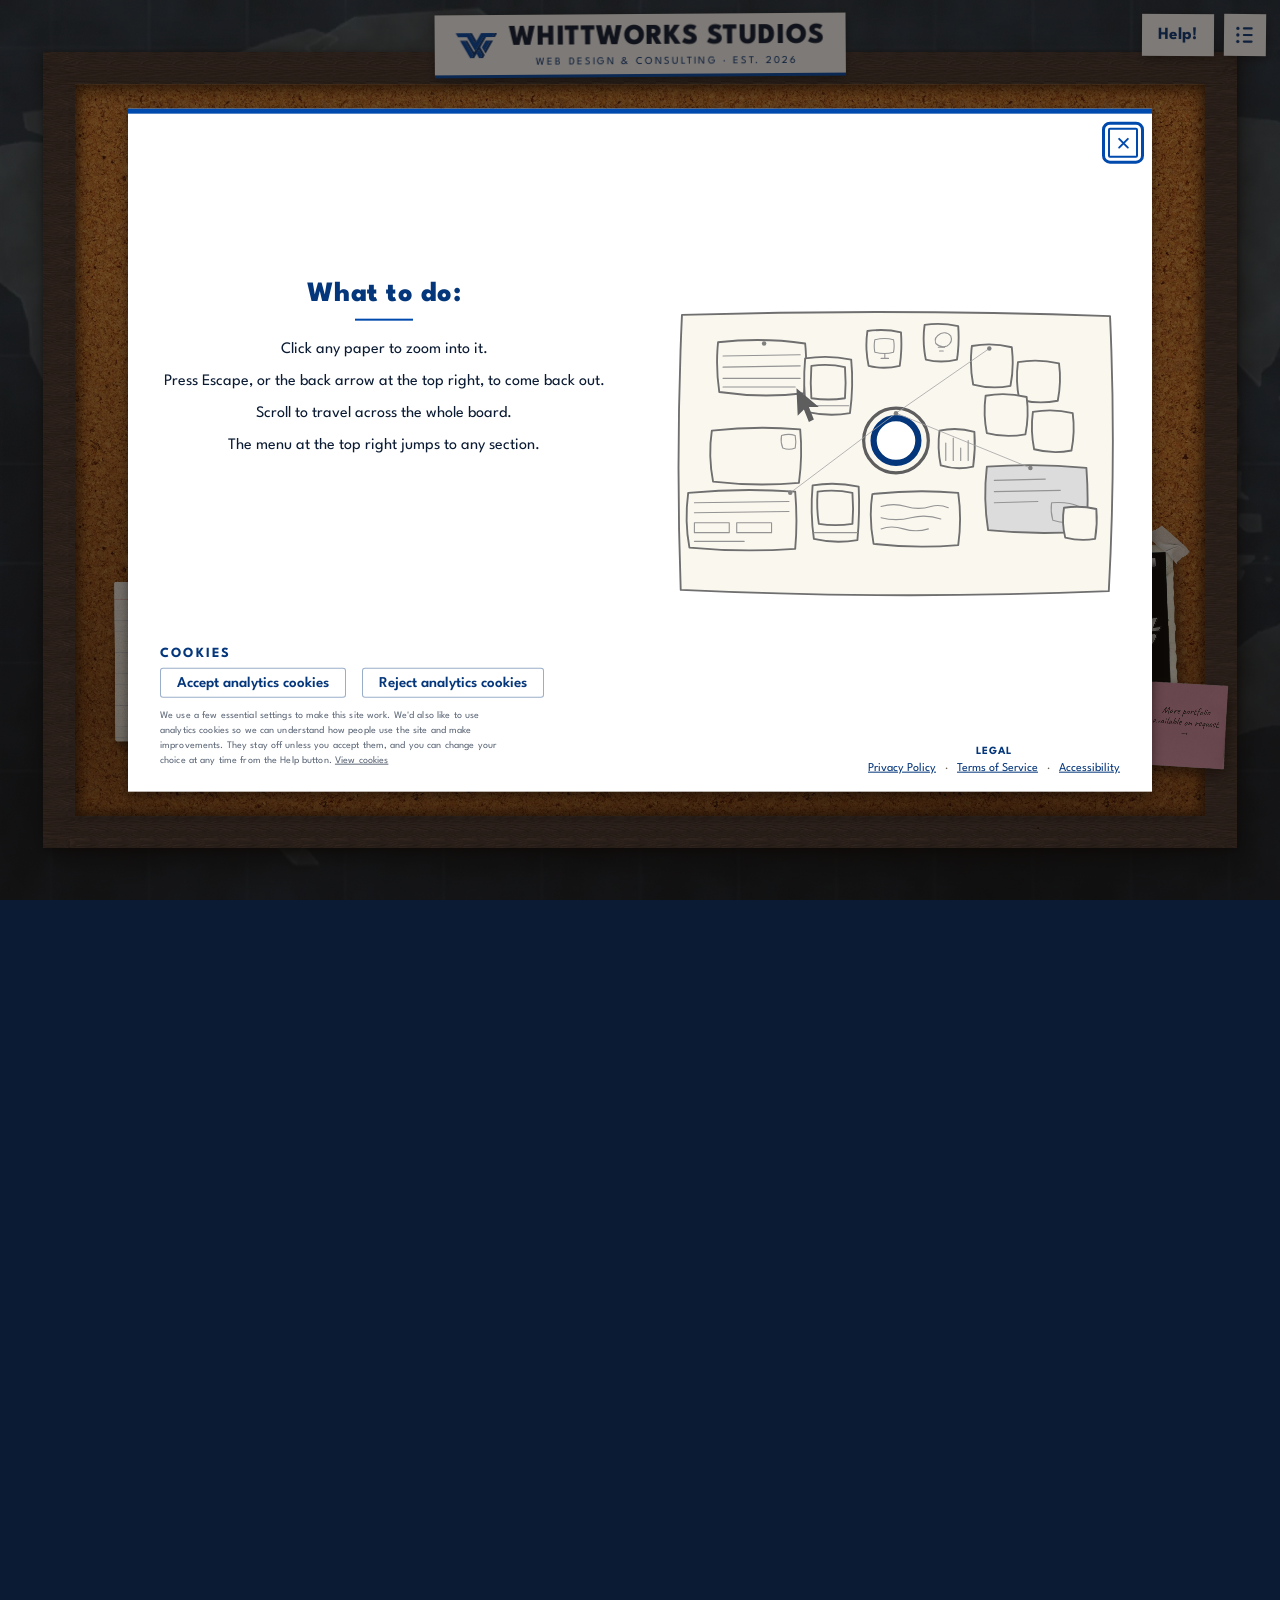
<file: index.html>
<!DOCTYPE html>
<html lang="en">
<head>
<meta charset="utf-8">
<meta name="robots" content="noindex, nofollow">
<meta http-equiv="Content-Security-Policy" content="default-src 'self'; img-src 'self' data:; style-src 'self' 'unsafe-inline'; script-src 'self' 'sha256-SpZBQdve0DnIN53bkA1GNiEDxtul8wv2DTjFEF1Nx7U='; font-src 'self'; connect-src https://formspree.io https://us.i.posthog.com; base-uri 'self'; form-action 'self' https://formspree.io; object-src 'none'">
<meta name="referrer" content="strict-origin-when-cross-origin">
<style>.corkboard{display:none}</style>
<meta name="viewport" content="width=device-width, initial-scale=1">
<script>
/* Decide WHICH DESIGN before anything paints. This used to set only "js", and
   the cork board additionally required "board-live", which js/board.js sets when
   it runs at the very end of <body>, so on every wide-screen load the browser
   laid out and PAINTED the editorial design first and swapped it a second later.
   Measured: 1.0s of tan at 4 Mbps, 1.3s at 1 Mbps. The gate was right, its
   timing was not.
   So the guess is made here, from the same 901px the stylesheet uses, and it is
   a guess this file can make instantly and correctly. js/peek.js still audits it
   at DOMContentLoaded and drops back to the editorial if board.js never came
   alive, which keeps the 404/CSP protection and pays the swap only in the case
   that is actually broken.

   PLACEMENT IS LOAD-BEARING IN BOTH DIRECTIONS. This script sat above <head>
   once; it must stay AFTER the viewport meta and BEFORE every stylesheet.
   After the viewport meta, because it reads innerWidth/innerHeight (and
   matchMedia), before that meta is processed, a mobile browser answers with
   the 980px legacy layout viewport, and a tablet whose real viewport keeps
   the board would get a --first-frame built for a viewport it does not have,
   then pay a visible snap when the camera's first write corrects it. Before
   every stylesheet, so the design is decided before anything can be laid out
   or painted. */
(function () {
  var d = document.documentElement;
  d.className += " js";
  try {
    if (window.matchMedia && window.matchMedia("(min-width: 901px)").matches) {
      d.className += " board-first";
      /* WARMING. The first rasterisation of this board is the most expensive
         one it will ever do, every tile cold, cork.webp possibly still
         decoding, and the full drop-shadow stacks costing 173ms of the ~200ms
         a genuine frame takes. Tiles that miss that budget draw nothing, which
         is the "chunks" the owner has reported twice. This class collapses the
         stacks for the load only; css/style.css hangs the same collapsed
         filters off it that .moving uses, and js/board.js removes it once the
         load has settled.

         Set HERE and not from board.js, which is the whole point: board.js
         runs at the end of <body>, long after the first tiles have already
         rasterised at full cost. To make the first raster cheap the class has
         to exist before anything paints, which only this script can do.

         If board.js never runs, js/peek.js takes the page back to the
         editorial design and these selectors, all scoped under .board , 
         match nothing. A stranded warming class is inert. */
      d.className += " warming";
      /* The class puts the board on screen from the first frame, but nothing
         writes its transform until js/board.js runs at the end of the body,
         and first paint does not wait for end-of-body scripts. Untransformed,
         with transform-origin 0 0, the 3600x2400 board shows its top-left
         corner at 1:1 until the camera arrives, a blink on fast connections,
         seconds on slow ones, and a visible zoom-out either way. So the
         whole-board framing is computed here as well and published as
         --first-frame; the stylesheet holds it on .board until the camera's
         inline style takes over. Same numbers as STOPS[0] in js/board.js , 
         span 3860x2620, center 1800,1200, and the same formula, so the
         camera's first write lands on the identical matrix and nothing moves.
         Retune stop 0 there and these constants must move with it. */
      var vw = window.innerWidth, vh = window.innerHeight;
      var s = Math.min(vw / 3860, vh / 2620);
      if (s > 0) {
        d.style.setProperty("--first-frame",
          "translate(" + (vw / 2 - 1800 * s) + "px," +
                         (vh / 2 - 1200 * s) + "px) scale(" + s + ")");
        /* The cork-colored backstop behind the board (.board-floor in
           css/style.css) needs no numbers from here: it lives in board
           space, --first-frame above holds it through first paint, and
           js/board.js writes it the same matrix as the board on every
           camera frame after that. This script used to publish the board's
           first-frame screen rect (--board-x/y/w/h) for a fixed-position
           ::before version of that backstop; that covered the load moment
           only and left the viewport's edge bands over bare wall at every
           zoomed stop, which is where fresh tiles rasterize during a hard
           wheel scroll, seen live on staging as dark chunks at the edges. */
      }
      /* The preload gets cork.webp's BYTES here early, but nothing decodes
         them until the compositor first needs the texture, and tiles whose
         images are still decoding draw empty, which is the board's lower
         rows blinking in late on slower machines. Start the decode now, in
         parallel with parsing, so the pixels are in the decoded-image cache
         before the first tiles rasterize. Same URL as the preload and the
         stylesheet, so this is the cached response, not a new request. */
      /* All three of the board's background images, since 2026-10-28: the
         board now waits, invisible, for every one of them to decode before it
         is shown (html.board-shown in js/board.js). */
      ["assets/cork.webp", "assets/board-key-light.webp",
       "assets/board-shadow-pools.webp"].forEach(function (src) {
        var img = new Image();
        img.src = src;
        if (img.decode) img.decode().catch(function () {});
      });
    }
  } catch (e) {}
})();
</script>
<title>WhittWorks Studios | Web Design &amp; Consulting</title>
<meta name="description" content="WhittWorks Studios is the solo studio of Caden Whitt, designing and building websites and digital tools for businesses and organizations.">
<meta name="theme-color" content="#ffffff" media="(max-width: 900px)">
<meta name="theme-color" content="#0b1b33" media="(min-width: 901px)">

<meta property="og:type" content="website">
<meta property="og:site_name" content="WhittWorks Studios">
<meta property="og:title" content="WhittWorks Studios | Web Design &amp; Consulting">
<meta property="og:description" content="WhittWorks Studios is the solo studio of Caden Whitt, designing and building websites and digital tools for businesses and organizations.">

<meta property="og:url" content="https://whittworkstudios.com/">
<meta property="og:image" content="https://whittworkstudios.com/assets/og-thumbnail.jpg">
<meta property="og:image:width" content="1200">
<meta property="og:image:height" content="630">
<meta property="og:image:alt" content="WhittWorks Studios logo.">
<meta name="twitter:card" content="summary_large_image">

<link rel="canonical" href="https://whittworkstudios.com/">
<script type="application/ld+json">{"@context":"https://schema.org","@type":"ProfessionalService","name":"WhittWorks Studios","url":"https://whittworkstudios.com/","logo":"https://whittworkstudios.com/assets/favicon-512.png","image":"https://whittworkstudios.com/assets/og-thumbnail.jpg","description":"Websites and custom tools for businesses and organizations, designed, built, and shipped end to end.","email":"caden@whittworkstudios.com","founder":{"@type":"Person","name":"Caden Whitt"},"address":{"@type":"PostalAddress","addressLocality":"Birmingham","addressRegion":"AL","addressCountry":"US"},"areaServed":"US","sameAs":["https://www.linkedin.com/company/whittworks-studios"]}</script>
<link rel="icon" href="assets/favicon-32.png" type="image/png">
<link rel="icon" href="assets/favicon-512.png" type="image/png" sizes="512x512">
<link rel="apple-touch-icon" href="assets/apple-touch-icon.png">

<link rel="preload" as="font" type="font/woff2" crossorigin
      href="assets/fonts/caveat-latin.woff2">

<link rel="preload" as="font" type="font/woff2" crossorigin media="(min-width: 901px)"
      href="assets/fonts/special-elite-latin.woff2">
<link rel="preload" as="font" type="font/woff2" crossorigin
      href="assets/fonts/league-spartan-latin.woff2">

<link rel="preload" as="image" media="(min-width: 901px)" href="assets/wood.jpg">
<link rel="stylesheet" href="css/style.css?v=125">

<link rel="stylesheet" href="css/reading.css?v=16"
      media="(max-width: 900px), (max-height: 540px)">
<link rel="stylesheet" href="css/editorial.css?v=13">

<link rel="preload" as="image" href="assets/cork.webp" fetchpriority="high" media="(min-width: 901px)">

<link rel="preload" as="image" href="assets/board-key-light.webp" fetchpriority="high" media="(min-width: 901px)">
<link rel="preload" as="image" href="assets/board-shadow-pools.webp" fetchpriority="high" media="(min-width: 901px)">

<link rel="preload" as="image" href="assets/paper/tape-7.webp" fetchpriority="high" media="(min-width: 901px)">
<link rel="preload" as="image" href="assets/paper/tape-3.webp" fetchpriority="high" media="(min-width: 901px)">
<link rel="preload" as="image" href="assets/paper/tape-4.webp" fetchpriority="high" media="(min-width: 901px)">

<link rel="preload" as="script" href="js/board.js?v=74">
<link rel="preload" as="script" href="js/hand.js?v=8">
</head>
<body>

<svg width="0" height="0" style="position:absolute" aria-hidden="true">
  <defs>
    <symbol id="w-mark" viewBox="0 0 925.304 554">
    <polygon fill="#004AAD" points="0,0 302.623,0 433.584,226.992 564.606,0 867.151,0 814.865,90.982 616.133,91.064 433.324,407.49 250.635,90 51.973,90"/>
    <polygon fill="#004AAD" points="95.842,166 199.999,166 386.199,488.565 349.291,554 319.879,554"/>
    <polygon fill="#004AAD" points="667.186,166 771.341,166 632.328,405.789 580.513,316.111"/>
    <polygon fill="#004AAD" points="515.022,368.195 584.544,488.545 547.314,554 518.291,554 463.031,458.237"/>
    <polygon fill="#04367B" points="302.623,0 360.755,0 462.715,176.576 433.6,227.02"/>
    <polygon fill="#04367B" points="867.151,0 925.304,0 873.592,90 815.43,90"/>
    <polygon fill="#04367B" points="616.179,91 674.381,91 543.991,317.847 643.012,489.006 605.496,554 547.314,554 584.544,488.545 515.094,368.321 407.207,554 349.291,554 386.199,488.565 199.999,166 256.483,166 402.746,419.323 436.31,402.302"/>
    <polygon fill="#04367B" points="771.341,166 829.485,166 662.066,456.661 632.506,405.481"/>
    </symbol>

    <filter id="roughen" x="-5%" y="-5%" width="110%" height="110%">
      <feTurbulence type="fractalNoise" baseFrequency="0.09" numOctaves="3" seed="4" result="n"/>
      <feDisplacementMap in="SourceGraphic" in2="n" scale="2.4" xChannelSelector="R" yChannelSelector="G"/>
    </filter>

    <filter id="cut" x="-3%" y="-3%" width="106%" height="106%">
      <feTurbulence type="fractalNoise" baseFrequency="0.012 0.05" numOctaves="2" seed="7" result="n"/>
      <feDisplacementMap in="SourceGraphic" in2="n" scale="3" xChannelSelector="R" yChannelSelector="G"/>
    </filter>

    <filter id="ink-a" x="-8%" y="-8%" width="116%" height="116%">
      <feTurbulence type="fractalNoise" baseFrequency="0.08 0.05" numOctaves="2" seed="3" result="n"/>
      <feDisplacementMap in="SourceGraphic" in2="n" scale="2.2"/>
    </filter>
    <filter id="ink-b" x="-8%" y="-8%" width="116%" height="116%">
      <feTurbulence type="fractalNoise" baseFrequency="0.08 0.05" numOctaves="2" seed="11" result="n"/>
      <feDisplacementMap in="SourceGraphic" in2="n" scale="2"/>
    </filter>
    <filter id="ink-c" x="-8%" y="-8%" width="116%" height="116%">
      <feTurbulence type="fractalNoise" baseFrequency="0.08 0.05" numOctaves="2" seed="23" result="n"/>
      <feDisplacementMap in="SourceGraphic" in2="n" scale="2"/>
    </filter>

    <filter id="ink-t" x="-6%" y="-6%" width="112%" height="112%">
      <feTurbulence type="fractalNoise" baseFrequency="0.12 0.08" numOctaves="2" seed="31" result="n"/>
      <feDisplacementMap in="SourceGraphic" in2="n" scale="1.3"/>
    </filter>

  </defs>
</svg>

<div class="editorial">

  <div class="cookie-banner" data-consent-bar role="region" aria-label="Cookies on WhittWorks Studios" hidden>
    <div class="cookie-question" data-cookie-question>
      <h2 class="cookie-heading">Cookies on WhittWorks Studios</h2>
      <p>We use a few essential settings to make this site work.</p>
      <p>We'd also like to use analytics cookies so we can understand how people use the site and make improvements.</p>
      <div class="cookie-actions">
        <button class="cookie-btn" type="button" data-consent="granted">Accept analytics cookies</button>
        <button class="cookie-btn" type="button" data-consent="denied">Reject analytics cookies</button>
        <a class="cookie-link" href="privacy.html#analytics-title">View cookies</a>
      </div>
    </div>
  </div>
  <a class="skip-link" href="#main">Skip to content</a>

  <header class="hero" aria-label="WhittWorks Studios">

    <div class="hero-top">
      <p class="meta">Web Design &amp; Consulting</p>
      <nav class="hero-nav" aria-label="Primary">
        <ul>
          <li><a href="#about">About</a></li>
          <li><a href="#services">Services</a></li>
          <li><a href="#portfolio">Portfolio</a></li>
          <li><a href="#contact">Contact</a></li>
        </ul>
      </nav>
      <p class="meta meta-end">Est. 2026</p>
    </div>

    <h1 class="wordmark">
      <svg class="hero-mark" viewBox="0 0 925.304 554" aria-hidden="true" focusable="false"><use href="#w-mark"/></svg>
      <span class="visually-hidden">WhittWorks Studios</span>
      <span class="wm-line" aria-hidden="true"><span>W</span><span>H</span><span>I</span><span>T</span><span>T</span><span>W</span><span>O</span><span>R</span><span>K</span><span>S</span></span>
      <span class="wm-line" aria-hidden="true"><span>S</span><span>T</span><span>U</span><span>D</span><span>I</span><span>O</span><span>S</span></span>
    </h1>

    <p class="meta hero-kicker">Web Design &amp; Consulting &middot; Est. 2026</p>

    <p class="hero-statement"><span class="mark" aria-hidden="true"></span>Websites and digital tools for businesses and organizations, designed, built, and shipped end to end.</p>

    <div class="hero-bottom">
      <p class="meta">Caden Whitt, Founder</p>
      <p class="meta meta-end">whittworkstudios.com</p>
    </div>

  </header>

  <main id="main">

    <section class="band" id="about" aria-labelledby="about-title">
      <h2 class="band-label" id="about-title">About</h2>
      <div class="about-grid">
      <figure class="portrait">
        <img src="assets/caden.webp" alt="Caden Whitt, founder of WhittWorks Studios, in a grey suit" width="800" height="1200" loading="lazy" decoding="async">
        <figcaption class="meta">Caden Whitt, Founder</figcaption>
      </figure>
      <div class="about-copy">
        <p class="about-lead">Hey, I'm Caden! At WhittWorks Studios we do it all. From speedy web design to consulting and more, we've got you covered.</p>
        <p>When I am not building websites, I am traveling the world, hosting a plethora of different events, or diving into new experiences. I am studying Economics at Troy University, and I'd love to help with anything you need in the business or tech world!</p>
      </div>
      </div>
    </section>

    <section class="band" id="services" aria-labelledby="services-title">
      <h2 class="band-label" id="services-title">Services</h2>
      <ul class="index">
        <li class="index-row">
          <h3 class="index-name">Custom Website Design &amp; Development</h3>
          <p class="index-note">Design and front-to-back build of a site that fits how your organization actually works, from the first wireframe to launch day.</p>
        </li>
        <li class="index-row">
          <h3 class="index-name">Site Management &amp; Hosting Setup</h3>
          <p class="index-note">Domains, hosting, and deployment set up properly, plus ongoing updates so the site stays live and current after launch.</p>
        </li>
        <li class="index-row">
          <h3 class="index-name">Business &amp; Technology Consulting</h3>
          <p class="index-note">Working through the decisions behind the build: tooling, workflow, and where technology is worth the investment.</p>
        </li>
        <li class="index-row">
          <h3 class="index-name">Event Management &amp; Coordination</h3>
          <p class="index-note">Planning, logistics, and the tools that make an event run itself.</p>
        </li>
      </ul>
    </section>

    <section class="band band-work" id="portfolio" aria-labelledby="portfolio-title">
      <h2 class="band-label" id="portfolio-title">Portfolio</h2>
      <figure class="plate">
        <div class="plate-frame">
          <img src="assets/levelup-card-900.webp"
               width="900" height="562" loading="lazy" decoding="async"
               alt="Home page of the Level Up Conference website: a dark, chrome-styled layout with the headline Real Men. Real Faith. Next Level. beside the Level Up arrow logo.">
        </div>
        <figcaption>
          <a href="https://levelup-men.com" target="_blank" rel="noopener">Level Up Conference &middot; Design, Development, Deployment &middot; levelup-men.com<span class="visually-hidden"> (opens in a new tab)</span></a>
        </figcaption>
      </figure>
      <p class="work-note">More portfolio available on request.</p>

      <figure class="testimonial">
        <img class="testimonial-photo" src="assets/chad.webp" alt="Chad Prewett and his wife at an event" width="480" height="480" loading="lazy" decoding="async">
        <blockquote class="testimonial-quote">
          <p>&ldquo;Quick turnaround, great design, and excellent support. He built exactly what I envisioned and was helpful from start to finish.&rdquo;</p>
        </blockquote>
        <figcaption class="meta testimonial-attr">Chad Prewett, Former Auburn Men's Basketball Coach, UniteUS <span class="nobr">Co-Founder</span></figcaption>
      </figure>

    </section>

    <section class="band band-contact" id="contact" aria-labelledby="contact-title">
      <h2 class="band-label">Contact</h2>
      <p class="contact-head" id="contact-title">Have something you want built?</p>
      <p class="contact-line">Reach out for design and consulting availability.</p>

      <form class="cf ecf" id="editorial-form" action="https://formspree.io/f/xyegnvzd" method="POST" data-cf data-status="ecf-status">
        <div class="ecf-grid">
          <div class="cf-field">
            <label class="ecf-label cf-required" for="ecf-name">Name</label>
            <input class="ecf-input" type="text" id="ecf-name" name="name" autocomplete="name" maxlength="120" required>
            <p class="cf-error" id="ecf-name-error" hidden></p>
          </div>
          <div class="cf-field">
            <label class="ecf-label cf-required" for="ecf-email">Email</label>
            <input class="ecf-input" type="email" id="ecf-email" name="email" autocomplete="email" maxlength="254" required>
            <p class="cf-error" id="ecf-email-error" hidden></p>
          </div>
          <div class="cf-field">
            <label class="ecf-label" for="ecf-phone">Phone</label>
            <input class="ecf-input" type="tel" id="ecf-phone" name="phone" autocomplete="tel" maxlength="40"
                   aria-describedby="ecf-consent-note">
          </div>
          <div class="cf-field">
            <label class="ecf-label" for="ecf-heard">How Did You Find Me?</label>
            <input class="ecf-input" type="text" id="ecf-heard" name="heard-from" maxlength="200">
          </div>
        </div>

        <p class="ecf-note" id="ecf-consent-note">Optional. By giving your phone number, you agree that WhittWorks Studios may call or text you about this inquiry. Message and data rates may apply. Your number is never sold or used for marketing.</p>

        <div class="cf-field ecf-wide">
          <label class="ecf-label cf-required" for="ecf-project">Project Description</label>
          <textarea class="ecf-input ecf-textarea" id="ecf-project" name="project" minlength="20" maxlength="5000" required></textarea>
          <p class="cf-error" id="ecf-project-error" hidden></p>
        </div>

        <div class="cf-hp" aria-hidden="true">
          <input type="text" id="ecf-gotcha" name="_gotcha" tabindex="-1" autocomplete="off">
        </div>

        <div class="ecf-actions">
          <button class="cf-submit stamp" type="submit">Send</button>
          <p class="ecf-note">Read the <a href="privacy.html">Privacy Policy</a>.</p>
        </div>
      </form>
      <p class="cf-status ecf-status" id="ecf-status" role="status" aria-live="polite" hidden></p>

      <p class="meta contact-address">Or email <a href="mailto:caden@whittworkstudios.com">caden@whittworkstudios.com</a></p>
    </section>

  </main>

  <footer class="site-footer">
    <div class="footer-meta">
      <p class="meta">&copy; 2026 WhittWorks Studios</p>
      <p class="meta meta-end">Birmingham, Alabama</p>
      <p class="meta footer-links"><a href="privacy.html">Privacy</a> <span aria-hidden="true">&middot;</span> <a href="terms.html">Terms</a> <span aria-hidden="true">&middot;</span> <a href="accessibility.html">Accessibility</a> <span class="footer-cookie-item"><span aria-hidden="true">&middot;</span> <button class="footer-cookie" type="button" data-consent-open>Cookie settings</button></span></p>
    </div>

    <button class="board-peek" type="button" aria-controls="corkboard"
            aria-label="The real board: open the cork board version of this site">
      <span class="peek-note" aria-hidden="true">
        <svg class="ink peek-face" viewBox="0 0 100 100">

          <path style="--sw:7" d="M35 37 q1.5 6 0.5 11"/>
          <path style="--sw:7" d="M65 38 q-1.5 6 -0.5 11"/>
          <path style="--sw:6" d="M27 59 q10 19 24 18 q16 -1 22 -20"/>
        </svg>
      </span>
      <span class="peek-label">the real board</span>
    </button>
  </footer>

</div>

<div class="corkboard" id="corkboard">

  <header class="deskbar">
    <svg class="deskbar-mark" viewBox="0 0 925.304 554" aria-hidden="true" focusable="false"><use href="#w-mark"/></svg>
    <div class="deskbar-text">
      <h1 class="deskbar-name">WhittWorks Studios</h1>
      <p class="deskbar-kicker">Web Design &amp; Consulting &middot; Est. 2026</p>
    </div>
  </header>

  <nav class="board-nav" aria-label="Primary">

  <button class="board-back-btn" type="button" data-stop="0" aria-label="Back to the whole board">
    <svg class="board-back-icon" viewBox="0 0 24 24" aria-hidden="true" focusable="false"
         fill="none" stroke="currentColor" stroke-width="2.8"
         stroke-linecap="round" stroke-linejoin="round">

      <path d="M2.7 8.6H15.4a5.25 5.25 0 0 1 0 10.5h-5.2"/>
      <path d="M8.9 3.3 2.7 8.6l6.2 5.3"/>
    </svg>
      </button>

  <button class="board-help-btn" type="button" aria-haspopup="dialog"
          aria-controls="welcome-panel" aria-label="Help! How this site works">
    <span class="board-help-icon">Help!</span>
  </button>
  <button class="board-menu-btn" type="button"
          aria-expanded="false" aria-controls="board-menu" aria-label="Open the menu">
    <svg class="board-menu-icon" viewBox="0 0 40 40" aria-hidden="true" focusable="false">
      <circle cx="7" cy="8" r="3"/>
      <rect x="16" y="6" width="18" height="4" rx="2"/>
      <circle cx="7" cy="20" r="3"/>
      <rect x="16" y="18" width="18" height="4" rx="2"/>
      <circle cx="7" cy="32" r="3"/>
      <rect x="16" y="30" width="18" height="4" rx="2"/>
    </svg>
  </button>
  <ul class="board-menu" id="board-menu">
    <li><a href="#" data-stop="2">About</a></li>
    <li><a href="#" data-stop="3">Services</a></li>
    <li><a href="#" data-stop="4">Portfolio</a></li>
    <li><a href="#" data-stop="5">Reviews</a></li>
    <li><a href="#" data-stop="6">Contact</a></li>
    <li><a href="#" data-stop="0">Whole Board</a></li>
  </ul>
  </nav>

  <div class="welcome-backdrop" id="welcome-backdrop" aria-hidden="true"></div>
  <div class="welcome-panel" id="welcome-panel" role="dialog" aria-modal="true"
       aria-labelledby="welcome-heading" tabindex="-1">

    <button class="welcome-close" type="button" aria-label="Close">
      <svg class="welcome-close-icon" viewBox="0 0 24 24" aria-hidden="true" focusable="false">
        <path d="M5 5 L19 19 M19 5 L5 19" stroke="currentColor" stroke-width="3" stroke-linecap="round"/>
      </svg>
    </button>

    <div class="welcome-body">
      <div class="welcome-col welcome-col-text">

        <div class="welcome-howto">
          <h2 class="welcome-heading" id="welcome-heading">What to do:</h2>
          <p>Click any paper to zoom into it.</p>

          <p class="welcome-step-back">Press Escape, or the back arrow at the top right, to come back out.</p>
          <p>Scroll to travel across the whole board.</p>
          <p>The menu at the top right jumps to any section.</p>
        </div>

        <div class="welcome-privacy">
        <h3 class="welcome-subhead">Cookies</h3>

        <div class="welcome-consent">

          <button class="welcome-consent-btn" type="button" data-consent="granted" aria-pressed="false">Accept analytics cookies</button>
          <button class="welcome-consent-btn" type="button" data-consent="denied" aria-pressed="false">Reject analytics cookies</button>
        </div>

        <p class="welcome-fineprint">We use a few essential settings to make this site
           work. We'd also like to use analytics cookies so we can understand how
           people use the site and make improvements. They stay off unless you accept
           them, and you can change your choice at any time from the Help button.
           <a href="privacy.html#analytics-title">View cookies</a></p>
        </div>

      </div>

      <div class="welcome-col welcome-col-sketch">

        <svg class="welcome-sketch" viewBox="0 0 360 240" aria-hidden="true" focusable="false">
          <g class="sketch-scene">

            <path class="sk-line" d="M8 9 Q180 4 352 10 Q357 120 351 231 Q180 238 7 230 Q3 120 8 9 Z"/>

            <path class="sk-line" d="M37 31 Q73 27 107 32 Q109 52 106 72 Q72 76 38 71 Q35 51 37 31 Z"/>
            <path class="sk-detail" d="M41 42 L103 41"/>
            <path class="sk-detail" d="M41 51 L103 50"/>
            <path class="sk-detail" d="M41 60 L103 60"/>
            <path class="sk-detail" d="M41 67 L99 67"/>

            <path class="sk-line" d="M107 44 Q126 41 144 45 Q146 66 143 88 Q126 91 108 87 Q105 66 107 44 Z"/>
            <path class="sk-line" d="M112 50 Q126 48 139 51 Q140 64 139 76 Q126 78 112 76 Q111 64 112 50 Z"/>
            <path class="sk-detail" d="M109 82 L142 82"/>

            <path class="sk-line" d="M157 22 Q171 20 184 23 Q185 37 183 50 Q170 53 158 50 Q155 36 157 22 Z"/>
            <path class="sk-detail" d="M163 29 Q171 27 178 29 Q179 34 178 39 Q171 41 163 39 Q162 34 163 29 Z"/>
            <path class="sk-detail" d="M168 44 L174 44 M171 40 L171 44"/>

            <path class="sk-line" d="M203 17 Q216 15 230 18 Q231 32 229 45 Q216 48 204 45 Q201 31 203 17 Z"/>
            <path class="sk-detail" d="M216 24 Q221 22 224 26 Q226 31 221 34 Q216 36 212 32 Q210 27 216 24 Z"/>
            <path class="sk-detail" d="M214 35 L219 35 M215 38 L218 38"/>

            <path class="sk-line" d="M241 34 Q257 31 273 35 Q275 51 272 66 Q257 69 242 65 Q239 50 241 34 Z"/>
            <path class="sk-line" d="M278 47 Q294 44 311 48 Q313 63 310 78 Q294 81 279 77 Q276 62 278 47 Z"/>
            <path class="sk-line" d="M252 74 Q268 71 285 75 Q287 90 284 105 Q268 108 253 104 Q250 89 252 74 Z"/>
            <path class="sk-line" d="M290 87 Q306 84 322 88 Q324 103 321 118 Q306 121 291 117 Q288 102 290 87 Z"/>

            <path class="sk-line" d="M215 102 Q229 99 243 103 Q244 117 242 131 Q229 134 216 130 Q213 116 215 102 Z"/>
            <path class="sk-detail" d="M220 126 L220 112 M226 126 L226 108 M232 126 L232 116 M238 126 L238 110"/>

            <path class="sk-line" d="M32 102 Q68 98 103 101 Q105 122 102 144 Q67 147 33 143 Q29 122 32 102 Z"/>
            <path class="sk-detail" d="M88 106 Q94 104 99 106 Q100 111 99 116 Q94 118 89 116 Q87 111 88 106 Z"/>

            <path class="sk-line" d="M13 152 Q56 148 99 151 Q101 175 99 197 Q56 200 14 196 Q10 175 13 152 Z"/>
            <path class="sk-detail" d="M18 160 L94 159"/>
            <path class="sk-detail" d="M18 168 L94 167"/>
            <path class="sk-detail" d="M18 176 L46 176 L46 184 L18 184 Z"/>
            <path class="sk-detail" d="M52 176 L80 176 L80 184 L52 184 Z"/>
            <path class="sk-detail" d="M18 191 L58 191"/>

            <path class="sk-line" d="M113 146 Q131 143 150 147 Q151 168 149 190 Q131 193 114 189 Q111 168 113 146 Z"/>
            <path class="sk-line" d="M117 151 Q131 149 145 152 Q146 165 145 177 Q131 179 118 177 Q116 165 117 151 Z"/>
            <path class="sk-detail" d="M114 184 L149 184"/>

            <path class="sk-line" d="M161 153 Q196 149 230 152 Q233 173 230 194 Q196 197 162 193 Q158 172 161 153 Z"/>
            <path class="sk-detail" d="M168 163 Q178 160 188 163 Q198 166 208 163 Q215 161 222 164"/>
            <path class="sk-detail" d="M168 172 Q180 175 192 172 Q204 169 216 173"/>
            <path class="sk-detail" d="M168 181 Q176 178 186 181 Q196 184 206 181"/>

            <path class="sk-print" d="M253 131 Q293 128 333 132 Q335 158 333 183 Q293 186 254 182 Q250 157 253 131 Z"/>

            <path class="sk-detail" d="M259 142 L300 141 M259 151 L312 150 M259 160 L294 159"/>
            <path class="sk-detail" d="M305 160 Q319 159 327 163 Q328 170 326 175 Q315 177 306 174 Q304 167 305 160 Z"/>

            <path class="sk-line" d="M315 164 Q328 162 341 165 Q342 177 340 189 Q328 191 316 188 Q313 176 315 164 Z"/>

            <circle class="sk-ring" cx="180" cy="110" r="26"/>
            <circle class="sk-fill-dark" cx="180" cy="110" r="18"/>

            <path class="sk-string" d="M180 88 L255 36"/>
            <path class="sk-string" d="M180 88 L288 132"/>
            <path class="sk-string" d="M180 88 L95 152"/>

            <circle class="sk-pin" cx="180" cy="88" r="1.8"/>
            <circle class="sk-pin" cx="255" cy="36" r="1.8"/>
            <circle class="sk-pin" cx="288" cy="132" r="1.8"/>
            <circle class="sk-pin" cx="95" cy="152" r="1.8"/>
            <circle class="sk-pin" cx="74" cy="32" r="1.8"/>
          </g>

          <g class="sketch-cursor">
            <path class="sk-cursor-body" d="M0 0 L1 22 L6 17 L10 27 L14 25 L10 15 L18 15 Z"/>
            <g class="sketch-click">

              <circle cx="0" cy="0" r="9"/>
            </g>
          </g>
          <path class="sketch-glyph" d="M330 16 L317 24 L330 32 M317 24 L340 24"/>
        </svg>
      </div>
    </div>

      <div class="welcome-footer">

        <div class="welcome-footer-block">
        <h3 class="welcome-subhead">Legal</h3>

        <p class="welcome-legal">
          <a href="privacy.html">Privacy Policy</a>
          <span class="welcome-legal-sep" aria-hidden="true">&middot;</span>
          <a href="terms.html">Terms of Service</a>
          <span class="welcome-legal-sep" aria-hidden="true">&middot;</span>
          <a href="accessibility.html">Accessibility</a>
        </p>
        </div>
      </div>
  </div>

  <div class="viewport">

    <div class="board-floor" aria-hidden="true"></div>

    <img class="board-snap" data-src="assets/board-snapshot.webp?v=6" alt="" aria-hidden="true" width="3600" height="2400" decoding="async">

    <div class="board" id="board" role="main">

      <svg class="strings" id="strings" viewBox="0 0 3600 2400" aria-hidden="true"></svg>

      <section class="card sticker" data-zone-stop="0" style="left:1404px; top:804px; width:600px; height:600px; --rot:1.5deg" aria-label="WhittWorks Studios">
        <div class="sticker-disc" aria-hidden="true">
          <svg class="sticker-mark" viewBox="0 0 925.304 554" aria-hidden="true" focusable="false"><use href="#w-mark"/></svg>
        </div>
      </section>

      <section class="card index-card about-card" data-zone-stop="2" style="left:360px; top:294px; --rot:1.2deg" aria-label="About">
        <p class="typed card-head">ABOUT</p>
        <p class="typed">Hey, I'm Caden! At WhittWorks Studios we do it all. From speedy web design to consulting and more, we've got you covered.</p>
        <p class="typed">When I am not building websites, I am traveling the world, hosting a plethora of different events, or diving into new experiences. I am studying Economics at Troy University, and I'd love to help with anything you need in the business or tech world!</p>
      </section>

      <figure class="polaroid frame-1 caden-polaroid" data-zone-stop="2" style="left:1060px; top:430px; --rot:3.3deg">
        <img class="pol-photo" fetchpriority="high" src="assets/caden.webp" alt="Caden Whitt, founder of WhittWorks Studios, in a grey suit" width="800" height="1200" decoding="async">
        <span class="pol-gloss" aria-hidden="true"></span>
        <figcaption class="hand">Caden Whitt, Founder</figcaption>
      </figure>

      <section class="sticky service-sticky paper-1 c-blue" data-zone-stop="3" style="left:2400px; top:326px; --rot:-2.1deg" aria-label="Service: web design and development">
        <h2 class="hand sticky-title">Custom Website Design &amp; Development</h2>
        <p class="hand sticky-note">First wireframe to launch day. A site that fits how your organization actually works.</p>
      </section>

      <section class="sticky service-sticky paper-2 c-blue" data-zone-stop="3" style="left:2774px; top:452px; --rot:1.4deg" aria-label="Service: site management and hosting">
        <h2 class="hand sticky-title">Site Management &amp; Hosting Setup</h2>
        <p class="hand sticky-note">Domains, hosting, and deploys set up properly, so the site stays live and current after launch.</p>
      </section>

      <section class="sticky service-sticky paper-3 c-blue" data-zone-stop="3" style="left:2512px; top:726px; --rot:-3.3deg" aria-label="Service: business and technology consulting">
        <h2 class="hand sticky-title">Business &amp; Tech Consulting</h2>
        <p class="hand sticky-note">Tooling, workflow, and where technology is actually worth the investment.</p>
      </section>

      <section class="sticky service-sticky paper-1 c-blue flip" data-zone-stop="3" style="left:2886px; top:852px; --rot:2.4deg" aria-label="Service: event management and coordination">
        <h2 class="hand sticky-title">Event Management &amp; Coordination</h2>
        <p class="hand sticky-note">Planning, logistics, and the tools that make an event run itself.</p>
      </section>

      <figure class="postcard postcard-front work-postcard" data-zone-stop="4" style="left:2520px; top:1400px; --rot:-2deg">

        <img class="pc-picture" fetchpriority="high" src="assets/levelup-card-900.webp" width="900" height="562" decoding="async"
             alt="Home page of the Level Up Conference website: a dark, chrome-styled layout with the headline Real Men. Real Faith. Next Level.">
        <span class="pc-grain" aria-hidden="true"></span>
        <span class="tape tape-tl2" aria-hidden="true"></span>
        <span class="tape tape-tr2" aria-hidden="true"></span>
        <figcaption class="hand pc-caption">
          <a href="https://levelup-men.com" target="_blank" rel="noopener">Level Up Conference &middot; levelup-men.com &rarr;</a>
        </figcaption>
      </figure>

      <aside class="sticky mini-sticky paper-5 c-pink" style="left:3215px; top:1805px; --rot:4.2deg">
        <p class="hand sticky-note"><a href="mailto:caden@whittworkstudios.com">More portfolio available on request &rarr;</a></p>
      </aside>

      <section class="card index-card quote-card" data-zone-stop="5" style="left:1600px; top:1510px; --rot:1.6deg" aria-label="Client testimonial">
        <p class="typed">&ldquo;Quick turnaround, great design, and excellent support. He built exactly what I envisioned and was helpful from start to finish.&rdquo;</p>
        <p class="typed small attr">CHAD PREWETT, FORMER AUBURN MEN'S BASKETBALL COACH, UNITEUS <span class="nobr">CO-FOUNDER</span></p>
      </section>

      <figure class="polaroid frame-2 chad-polaroid" data-zone-stop="5" style="left:1119px; top:1450px; --rot:-2.6deg">
        <img class="pol-photo" fetchpriority="high" src="assets/chad.webp" alt="Chad Prewett and his wife at an event" width="625" height="760" decoding="async">
        <span class="pol-gloss" aria-hidden="true"></span>
        <figcaption class="hand">Chad Prewett</figcaption>
      </figure>

      <section class="card index-card contact-form" data-zone-stop="6" style="left:120px; top:1500px; width:880px; height:480px; --rot:-0.4deg" aria-label="Contact form">

        <form class="cf" id="board-form" action="https://formspree.io/f/xyegnvzd" method="POST" data-cf data-status="cf-status">
          <p class="typed card-head cf-head">Start a Project</p>

          <div class="cf-row">
            <div class="cf-field">
              <label class="cf-label cf-required" for="cf-name">Name</label>
              <input class="cf-input" type="text" id="cf-name" name="name" autocomplete="name" maxlength="120" required>
              <p class="cf-error" id="cf-name-error" hidden></p>
            </div>
            <div class="cf-field">
              <label class="cf-label cf-required" for="cf-email">Email</label>
              <input class="cf-input" type="email" id="cf-email" name="email" autocomplete="email" maxlength="254" required>
              <p class="cf-error" id="cf-email-error" hidden></p>
            </div>
          </div>

          <div class="cf-row">
            <div class="cf-field">
              <label class="cf-label" for="cf-phone">Phone</label>

              <input class="cf-input" type="tel" id="cf-phone" name="phone" autocomplete="tel" maxlength="40"
                     aria-describedby="cf-consent-note">
            </div>
            <div class="cf-field">
              <label class="cf-label" for="cf-heard">How Did You Find Me?</label>
              <input class="cf-input" type="text" id="cf-heard" name="heard-from" maxlength="200">
            </div>
          </div>

          <p class="cf-consent" id="cf-consent-note">Optional. By giving your phone number, you agree that WhittWorks Studios may call or text you about this inquiry. Message and data rates may apply. Your number is never sold or used for marketing.</p>

          <div class="cf-field cf-field-wide">
            <label class="cf-label cf-required" for="cf-project">Project Description</label>
            <textarea class="cf-textarea" id="cf-project" name="project" minlength="20" maxlength="5000" required></textarea>
            <p class="cf-error" id="cf-project-error" hidden></p>
          </div>

          <div class="cf-hp" aria-hidden="true">
            <input type="text" id="cf-gotcha" name="_gotcha" tabindex="-1" autocomplete="off">
          </div>

          <div class="cf-actions">
            <button class="cf-submit" type="submit">Send</button>
            <p class="cf-privacy">Read the <a href="privacy.html">Privacy Policy</a>.</p>
          </div>
        </form>

        <p class="cf-status" id="cf-status" role="status" aria-live="polite" hidden></p>
      </section>

      <section class="postcard postcard-back contact-postcard" data-zone-stop="6" style="left:310px; top:1000px; --rot:-0.6deg" aria-label="Contact">
        <h2 class="hand pc-head">Have something you want built?</h2>
        <p class="hand pc-msg">Reach out for design and consulting availability.</p>
        <img class="pc-stamp" src="assets/paper/stamp-1.webp" alt="" width="320" height="344" decoding="async">
        <p class="circled-wrap pc-addr">

          <svg class="circle-ink" viewBox="0 0 340 90" aria-hidden="true">
            <path d="M28 52 Q18 14 172 11 Q330 9 322 46 Q316 82 166 84 Q26 87 21 50 Q19 30 44 20" fill="none" stroke="#b8301f" stroke-width="3.4" stroke-opacity="0.92" stroke-linecap="round"/>
            <path d="M34 58 Q30 20 176 16 Q326 14 318 49" fill="none" stroke="#a8281a" stroke-width="4.6" stroke-opacity="0.7" stroke-linecap="round"/>
          </svg>
          <a class="hand email-link" href="mailto:caden@whittworkstudios.com">caden@whittworkstudios.com</a>
        </p>
        <p class="hand pc-msg-small">&copy; 2026 WhittWorks Studios &middot; Birmingham, Alabama</p>
      </section>

      <aside class="sticky doodle paper-4" style="left:1560px; top:210px; --rot:1.2deg" aria-hidden="true">
        <svg viewBox="0 0 200 200" class="ink">
          <path style="--sw:4.3" d="M35 32 Q100 26 166 31 L170 120 Q100 127 33 122 Z"/>
          <path style="--sw:3.3" d="M52 46 Q100 42 150 46 L153 104 Q100 110 50 106 Z"/>
          <path style="--sw:2.5" d="M62 62 q10 -4 20 0 t20 0 t20 0 t18 0"/>
          <path style="--sw:2.3" d="M62 76 q10 -4 20 0 t20 0 t20 0"/>
          <path style="--sw:2.7" d="M62 90 q10 -4 20 0 t20 0"/>
          <path style="--sw:3.1" d="M85 124 L82 140 L121 140 L117 124"/>
          <path style="--sw:4.0" d="M55 148 L150 144 L159 172 L47 176 Z"/>
          <path class="tick" style="--sw:2.4" d="M65 156 l75 -3 M62 164 l80 -3"/>
        </svg>
      </aside>

      <aside class="sticky doodle paper-6 c-green" style="left:2140px; top:1010px; --rot:-2.5deg" aria-hidden="true">
        <svg viewBox="0 0 200 200" class="ink">
          <path style="--sw:4.4" d="M38 24 L36 166 L178 164"/>
          <path class="tick" style="--sw:2.9" d="M31 33 L36 22 L42 32 M168 158 L179 164 L168 171"/>
          <path style="--sw:3.6" d="M52 44 Q97 96 162 150"/>
          <path style="--sw:3.2" d="M52 152 Q102 100 162 46"/>
          <path class="tick" style="--sw:2.4" d="M107 99 L36 99" stroke-dasharray="7 7"/>
          <path class="tick" style="--sw:2.3" d="M107 99 L107 165" stroke-dasharray="7 7"/>
          <circle cx="107" cy="99" r="4" fill="rgba(26, 24, 20, 0.9)" stroke="none"/>
          <text x="166" y="42" class="ink-label">S</text>
          <text x="166" y="162" class="ink-label">D</text>
          <text x="20" y="32" class="ink-label">P</text>
          <text x="172" y="186" class="ink-label">Q</text>
        </svg>
      </aside>

      <aside class="sticky doodle paper-2 flip" style="left:2020px; top:160px; --rot:-1deg" aria-hidden="true">
        <svg viewBox="0 0 200 200" class="ink">
          <path class="ray" d="M55.9 115.5 Q46 122.2 37.7 131.3 Q47 123.7 58.3 118.8 Z"/>
          <path class="ray" d="M45 83.7 Q31.5 83.7 18 86 Q31.5 85.7 45 88.3 Z"/>
          <path class="ray" d="M55.9 54.7 Q43.6 49.9 32.9 42.4 Q42.8 51.1 53.5 58.4 Z"/>
          <path class="ray" d="M77.3 39.2 Q71.6 28.6 64.3 18.9 Q70.2 29.4 73.9 41 Z"/>
          <path class="ray" d="M104.2 35.1 Q102.3 20 102.8 5 Q100.6 20 99.4 34.9 Z"/>
          <path class="ray" d="M127.6 41.9 Q130.8 31.6 136.5 22.8 Q129.8 31.1 124.4 40.1 Z"/>
          <path class="ray" d="M147 59.3 Q158.9 52 169.5 42.5 Q157.9 50.4 144.6 55.5 Z"/>
          <path class="ray" d="M155 89.1 Q167 86.9 179 87.4 Q167 85.5 155 84.9 Z"/>
          <path class="ray" d="M142.9 117.2 Q152 123.4 162.2 127.9 Q152.9 122.1 145 114.1 Z"/>
          <path style="--sw:4.4" d="M87 132 C79 123 63 111 60 92 C56 68 74 46 99 45 C125 44 145 66 141 91 C138 111 122 122 115 131"/>
          <path style="--sw:3.5" d="M86 130 C86 133 85 136 84 139"/>
          <path style="--sw:3.5" d="M115 131 C116 134 117 137 118 140"/>
          <path style="--sw:3.4" d="M84 140 q17 -5 34 1"/>
          <path style="--sw:3.1" d="M84 140 L87 169"/>
          <path style="--sw:3.1" d="M118 141 L115 169"/>
          <path class="tick" style="--sw:3" d="M85 149 q16 6 32 -1"/>
          <path class="tick" style="--sw:2.9" d="M86 158 q15 -5 30 1"/>
          <path class="tick" style="--sw:2.8" d="M87 166 q14 6 28 -1"/>
          <path style="--sw:3.3" d="M87 169 q13 11 28 -2"/>
          <path style="--sw:2.7" d="M96 175 q5 4 9 -1"/>
          <path style="--sw:2.5" d="M93 107 L100 88 L107 107"/>
          <path style="--sw:2.3" d="M93 107 c-5 3 -11 0 -8 -5 c2 -3 7 -1 8 5"/>
          <path style="--sw:2.3" d="M107 107 c5 3 11 0 8 -5 c-2 -3 -7 -1 -8 5"/>
          <path class="tick" style="--sw:2.4" d="M94 108 q-2 7 -2 13"/>
          <path class="tick" style="--sw:2.4" d="M106 108 q2 7 3 13"/>
        </svg>
      </aside>

    </div>
  </div>

  <div class="scroll-space" aria-hidden="true"></div>
</div>

<button class="board-exit" type="button" aria-controls="corkboard">
  <span aria-hidden="true">&larr;</span> back to the site
</button>
<script src="js/peek.js?v=7"></script><script src="js/board.js?v=74"></script><script src="js/hand.js?v=8"></script><script src="js/menu.js?v=1" defer></script><script src="js/validate.js?v=3" defer></script><script src="js/form.js?v=3" defer></script><script src="js/consent.js?v=4" defer></script><script src="js/welcome.js?v=4" defer></script><script src="js/analytics.js?v=2" defer></script>
</body>
</html>
</file>
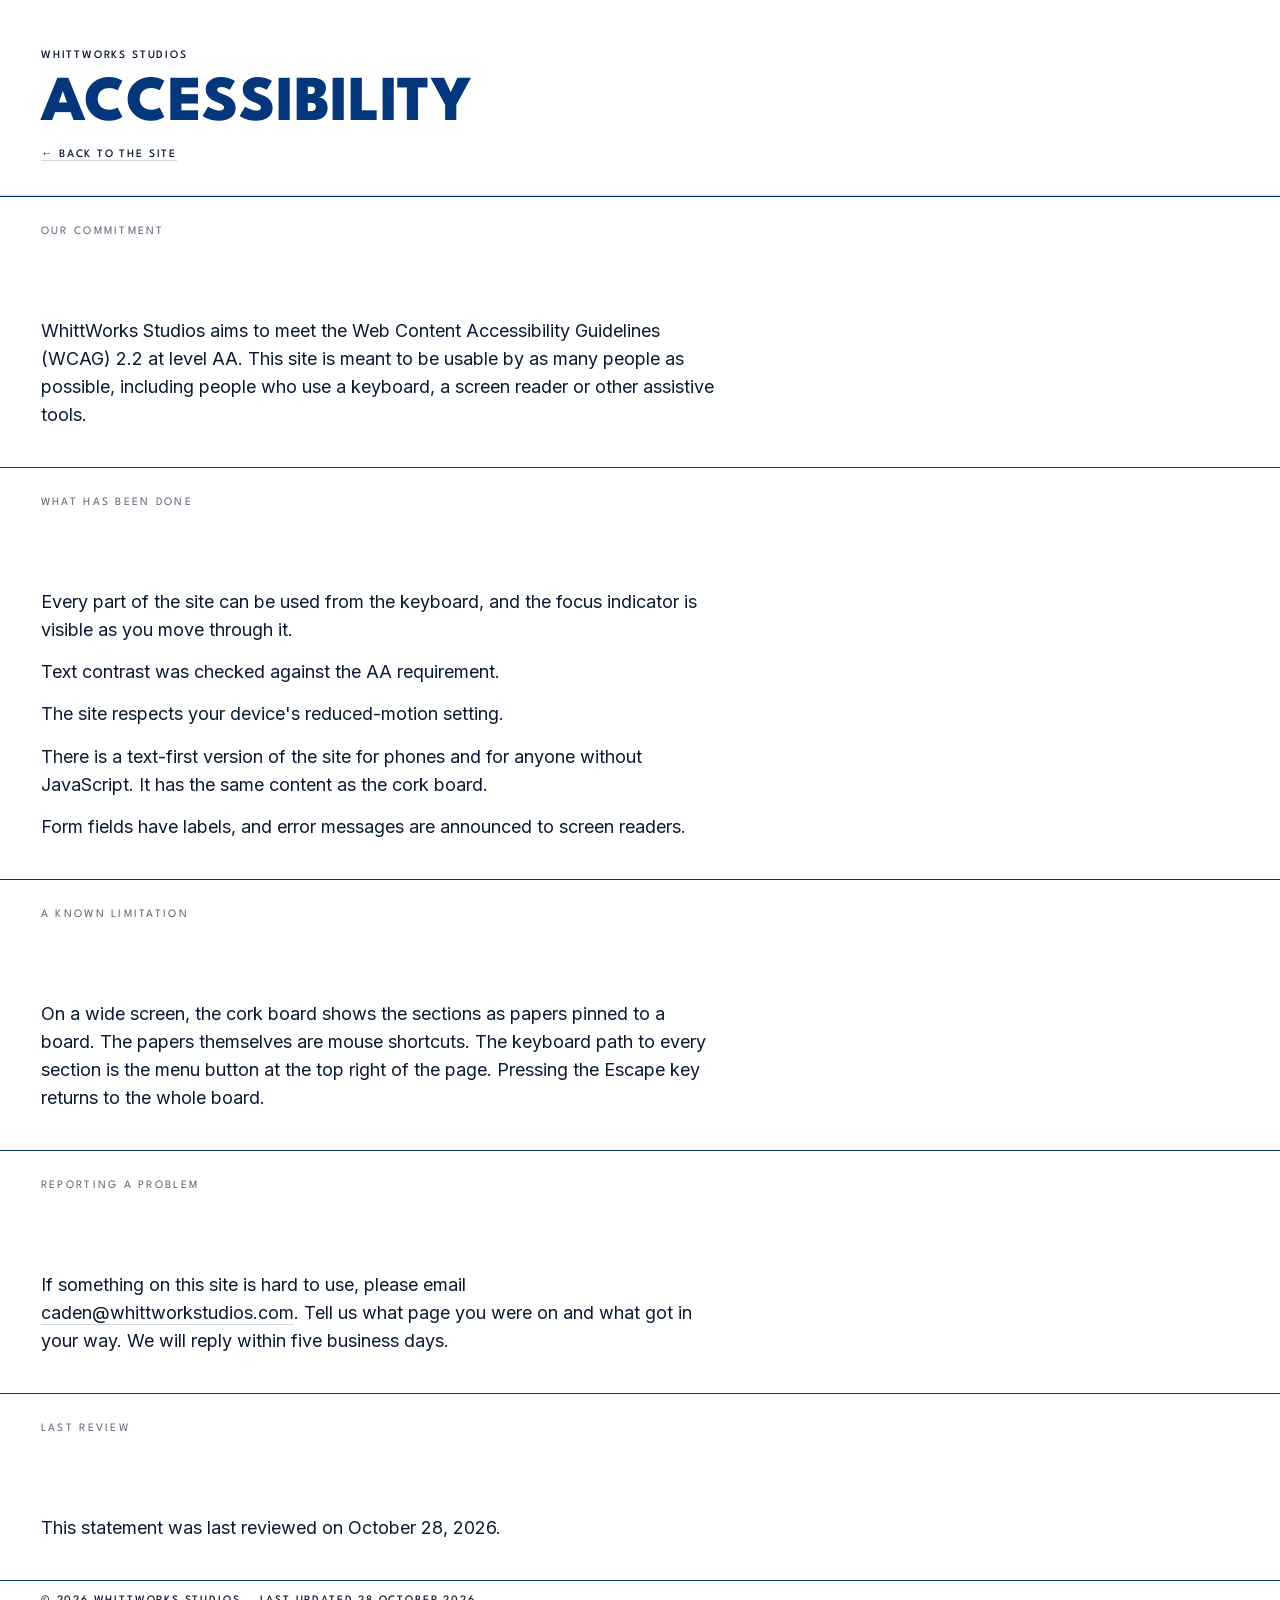
<file: accessibility.html>
<!DOCTYPE html>
<html lang="en">
<head>
<meta charset="utf-8">
<meta name="robots" content="noindex, nofollow">
<meta name="viewport" content="width=device-width, initial-scale=1">
<title>Accessibility - WhittWorks Studios</title>
<meta name="description" content="How the WhittWorks Studios site meets WCAG 2.2 level AA, where it falls short, and how to report a problem.">
<meta name="theme-color" content="#ffffff">

<meta property="og:type" content="website">
<meta property="og:site_name" content="WhittWorks Studios">
<meta property="og:title" content="Accessibility - WhittWorks Studios">
<meta property="og:description" content="How the WhittWorks Studios site meets WCAG 2.2 level AA, where it falls short, and how to report a problem.">
<meta property="og:url" content="https://whittworkstudios.com/accessibility.html">
<meta property="og:image" content="https://whittworkstudios.com/assets/og-thumbnail.jpg">
<meta property="og:image:alt" content="WhittWorks Studios logo.">
<meta name="twitter:card" content="summary_large_image">

<meta name="referrer" content="strict-origin-when-cross-origin">
<meta http-equiv="Content-Security-Policy" content="default-src 'self'; img-src 'self' data:; style-src 'self' 'unsafe-inline'; script-src 'none'; font-src 'self'; connect-src 'none'; base-uri 'self'; form-action 'self' https://formspree.io; object-src 'none'">

<link rel="canonical" href="https://whittworkstudios.com/accessibility.html">
<link rel="icon" href="assets/favicon-32.png" type="image/png">
<link rel="icon" href="assets/favicon-512.png" type="image/png" sizes="512x512">
<link rel="apple-touch-icon" href="assets/apple-touch-icon.png">

<link rel="stylesheet" href="css/style.css?v=125">
<link rel="stylesheet" href="css/editorial.css?v=13">
</head>
<body>

<div class="editorial">

  <header class="privacy-head">
    <p class="meta">WhittWorks Studios</p>
    <h1>Accessibility</h1>
    <p class="meta"><a href="index.html">&larr; Back to the site</a></p>
  </header>

  <main id="main">

    <section class="band policy-band" aria-labelledby="commitment-title">
      <h2 class="band-label" id="commitment-title">Our commitment</h2>
      <p>WhittWorks Studios aims to meet the Web Content Accessibility Guidelines (WCAG) 2.2 at level AA. This site is meant to be usable by as many people as possible, including people who use a keyboard, a screen reader or other assistive tools.</p>
    </section>

    <section class="band policy-band" aria-labelledby="done-title">
      <h2 class="band-label" id="done-title">What has been done</h2>
      <p>Every part of the site can be used from the keyboard, and the focus indicator is visible as you move through it.</p>
      <p>Text contrast was checked against the AA requirement.</p>
      <p>The site respects your device's reduced-motion setting.</p>
      <p>There is a text-first version of the site for phones and for anyone without JavaScript. It has the same content as the cork board.</p>
      <p>Form fields have labels, and error messages are announced to screen readers.</p>
    </section>

    <section class="band policy-band" aria-labelledby="limitation-title">
      <h2 class="band-label" id="limitation-title">A known limitation</h2>
      <p>On a wide screen, the cork board shows the sections as papers pinned to a board. The papers themselves are mouse shortcuts. The keyboard path to every section is the menu button at the top right of the page. Pressing the Escape key returns to the whole board.</p>
    </section>

    <section class="band policy-band" aria-labelledby="report-title">
      <h2 class="band-label" id="report-title">Reporting a problem</h2>
      <p>If something on this site is hard to use, please email <a href="mailto:caden@whittworkstudios.com">caden@whittworkstudios.com</a>. Tell us what page you were on and what got in your way. We will reply within five business days.</p>
    </section>

    <section class="band policy-band" aria-labelledby="review-title">
      <h2 class="band-label" id="review-title">Last review</h2>
      <p>This statement was last reviewed on October 28, 2026.</p>
    </section>

  </main>

  <footer class="site-footer">
    <div class="footer-meta">
      <p class="meta">&copy; 2026 WhittWorks Studios</p>
      <p class="meta meta-end">Last updated 28 October 2026</p>
    </div>
  </footer>

</div>

</body>
</html>
</file>
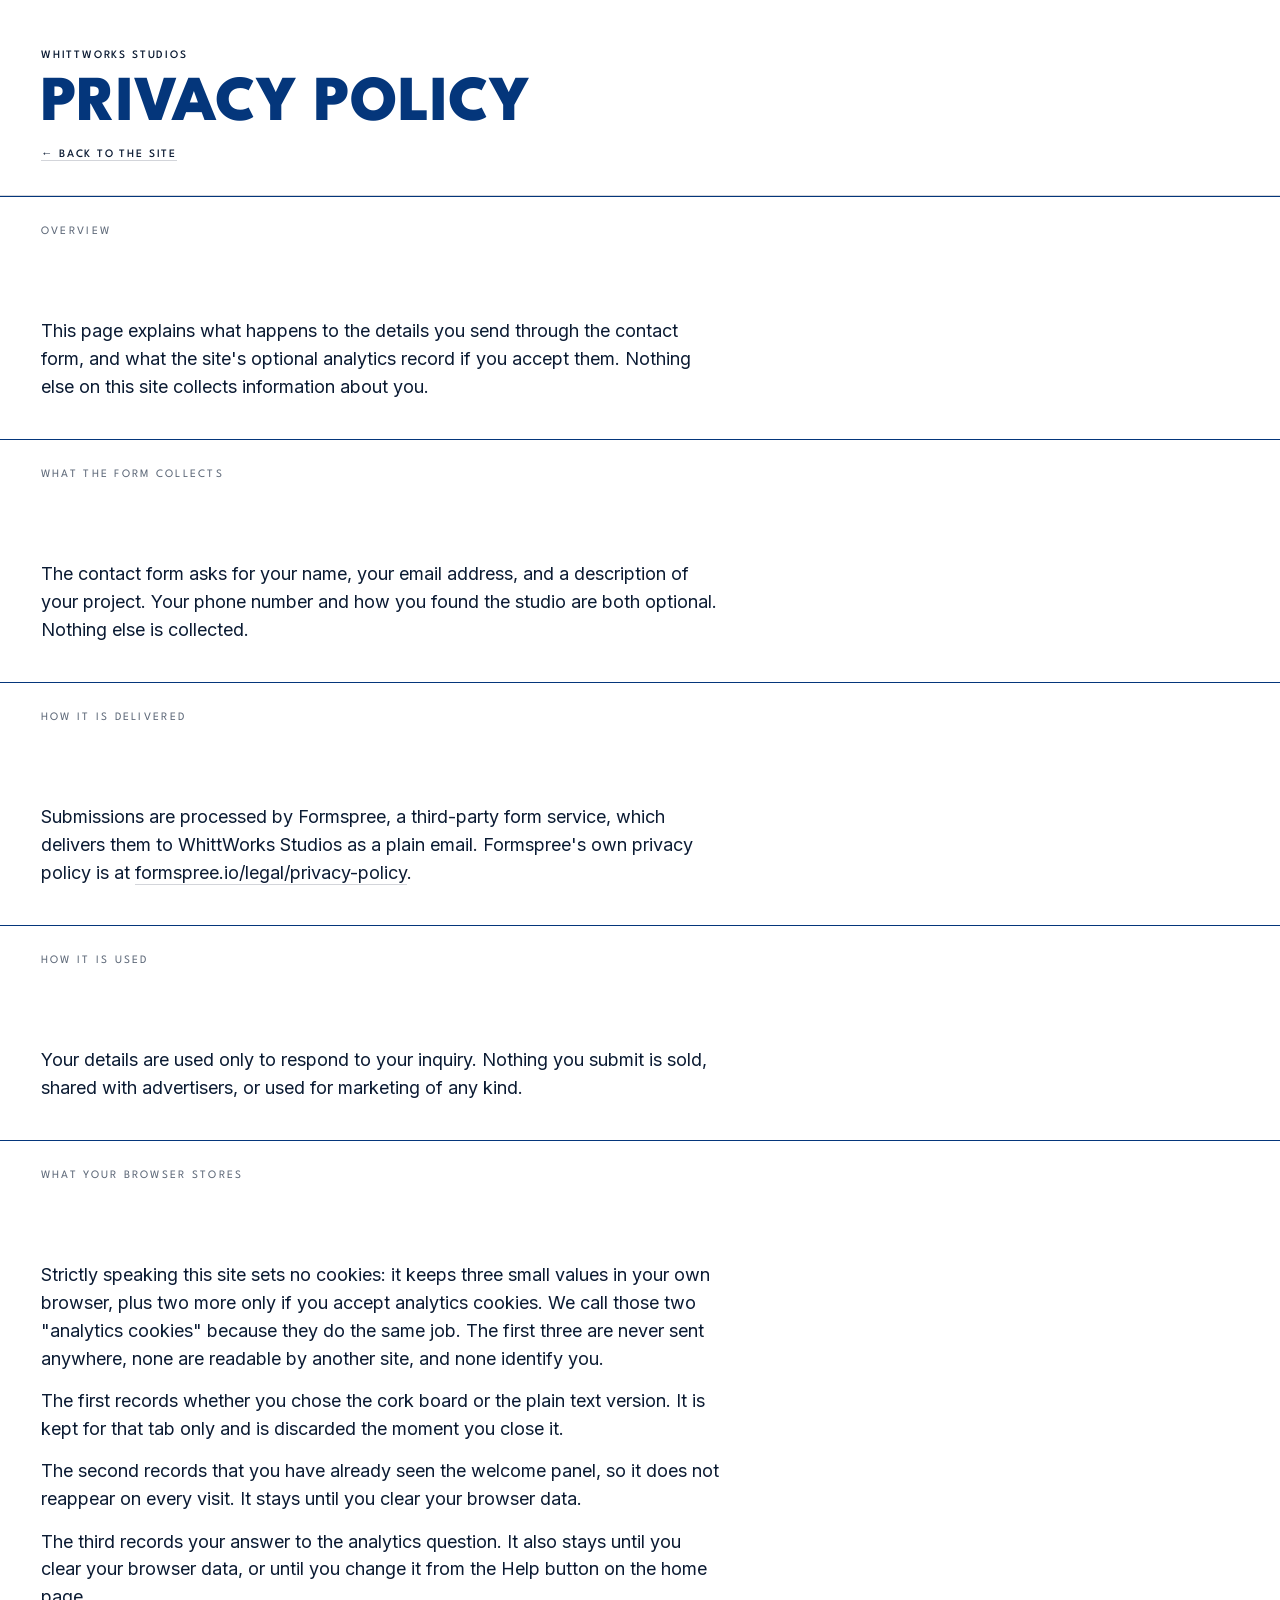
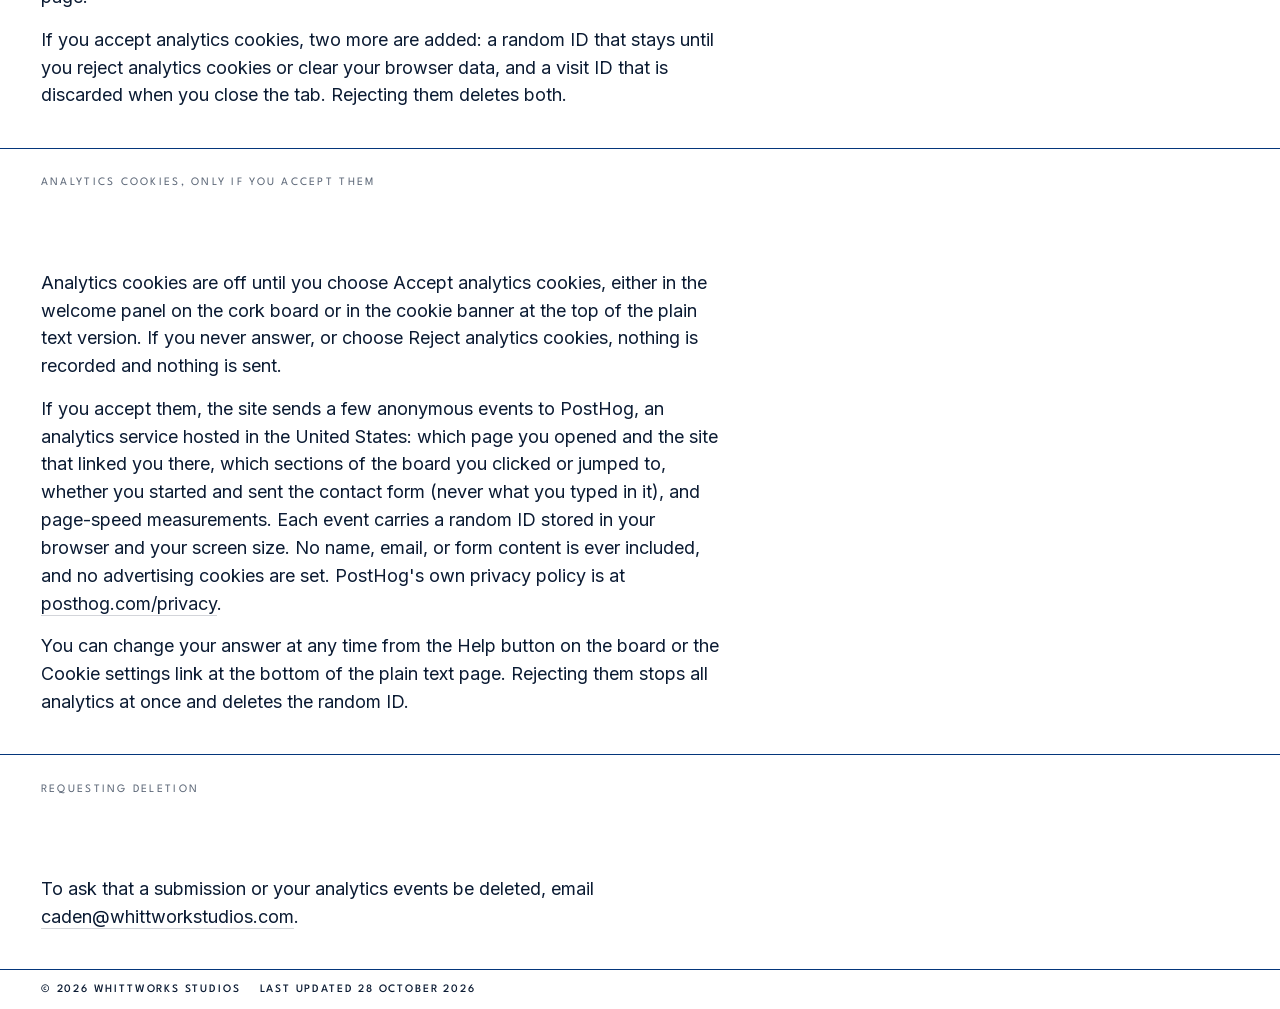
<file: privacy.html>
<!DOCTYPE html>
<html lang="en">
<head>
<meta charset="utf-8">
<meta name="robots" content="noindex, nofollow">
<meta name="viewport" content="width=device-width, initial-scale=1">
<title>Privacy Policy - WhittWorks Studios</title>
<meta name="description" content="What the WhittWorks Studios contact form collects, what optional analytics record if you accept them, and how to ask for deletion.">
<meta name="theme-color" content="#ffffff">

<meta property="og:type" content="website">
<meta property="og:site_name" content="WhittWorks Studios">
<meta property="og:title" content="Privacy Policy - WhittWorks Studios">
<meta property="og:description" content="What the WhittWorks Studios contact form collects, what optional analytics record if you accept them, and how to ask for deletion.">
<meta property="og:url" content="https://whittworkstudios.com/privacy.html">
<meta property="og:image" content="https://whittworkstudios.com/assets/og-thumbnail.jpg">
<meta property="og:image:alt" content="WhittWorks Studios logo.">
<meta name="twitter:card" content="summary_large_image">

<meta name="referrer" content="strict-origin-when-cross-origin">
<meta http-equiv="Content-Security-Policy" content="default-src 'self'; img-src 'self' data:; style-src 'self' 'unsafe-inline'; script-src 'none'; font-src 'self'; connect-src 'none'; base-uri 'self'; form-action 'self' https://formspree.io; object-src 'none'">

<link rel="canonical" href="https://whittworkstudios.com/privacy.html">
<link rel="icon" href="assets/favicon-32.png" type="image/png">
<link rel="icon" href="assets/favicon-512.png" type="image/png" sizes="512x512">
<link rel="apple-touch-icon" href="assets/apple-touch-icon.png">

<link rel="stylesheet" href="css/style.css?v=125">
<link rel="stylesheet" href="css/editorial.css?v=13">

</head>
<body>

<div class="editorial">

  <header class="privacy-head">
    <p class="meta">WhittWorks Studios</p>
    <h1>Privacy Policy</h1>
    <p class="meta"><a href="index.html">&larr; Back to the site</a></p>
  </header>

  <main id="main">

    <section class="band policy-band" aria-labelledby="overview-title">
      <h2 class="band-label" id="overview-title">Overview</h2>
      <p>This page explains what happens to the details you send through the
      contact form, and what the site's optional analytics record if you
      accept them. Nothing else on this site collects information about you.</p>
    </section>

    <section class="band policy-band" aria-labelledby="collects-title">
      <h2 class="band-label" id="collects-title">What The Form Collects</h2>
      <p>The contact form asks for your name, your email address, and a
      description of your project. Your phone number and how you found the
      studio are both optional. Nothing else is collected.</p>
    </section>

    <section class="band policy-band" aria-labelledby="delivery-title">
      <h2 class="band-label" id="delivery-title">How It Is Delivered</h2>
      <p>Submissions are processed by Formspree, a third-party form service,
      which delivers them to WhittWorks Studios as a plain email. Formspree's
      own privacy policy is at
      <a href="https://formspree.io/legal/privacy-policy">formspree.io/legal/privacy-policy</a>.</p>
    </section>

    <section class="band policy-band" aria-labelledby="use-title">
      <h2 class="band-label" id="use-title">How It Is Used</h2>
      <p>Your details are used only to respond to your inquiry. Nothing you
      submit is sold, shared with advertisers, or used for marketing of any
      kind.</p>
    </section>

    <section class="band policy-band" aria-labelledby="storage-title">
      <h2 class="band-label" id="storage-title">What Your Browser Stores</h2>
      <p>Strictly speaking this site sets no cookies: it keeps three small values in
         your own browser, plus two more only if you accept analytics cookies. We
         call those two "analytics cookies" because they do the same job. The first three are never sent
         anywhere, none are readable by another site, and none identify you.</p>
      <p>The first records whether you chose the cork board or the plain text
         version. It is kept for that tab only and is discarded the moment you
         close it.</p>
      <p>The second records that you have already seen the welcome panel, so it
         does not reappear on every visit. It stays until you clear your browser
         data.</p>
      <p>The third records your answer to the analytics question. It also stays
         until you clear your browser data, or until you change it from the Help
         button on the home page.</p>
      <p>If you accept analytics cookies, two more are added: a random ID that stays until
         you reject analytics cookies or clear your browser data, and a visit ID that is
         discarded when you close the tab. Rejecting them deletes both.</p>
    </section>

    <section class="band policy-band" aria-labelledby="analytics-title">
      <h2 class="band-label" id="analytics-title">Analytics Cookies, Only If You Accept Them</h2>
      <p>Analytics cookies are off until you choose Accept analytics cookies,
      either in the welcome panel on the cork board or in the cookie banner at
      the top of the plain text version. If you never answer, or choose Reject
      analytics cookies, nothing is recorded and nothing is sent.</p>
      <p>If you accept them, the site sends a few anonymous events to PostHog, an
      analytics service hosted in the United States: which page you opened and
      the site that linked you there, which sections of the board you clicked
      or jumped to, whether you started and sent the contact form (never what
      you typed in it), and page-speed measurements. Each event carries a
      random ID stored in your browser and your screen size. No name, email,
      or form content is ever included, and no advertising cookies are set.
      PostHog's own privacy policy is at
      <a href="https://posthog.com/privacy">posthog.com/privacy</a>.</p>
      <p>You can change your answer at any time from the Help button on the
      board or the Cookie settings link at the bottom of the plain text page.
      Rejecting them stops all analytics at once and deletes the random ID.</p>
    </section>

    <section class="band policy-band" aria-labelledby="deletion-title">
      <h2 class="band-label" id="deletion-title">Requesting Deletion</h2>
      <p>To ask that a submission or your analytics events be deleted, email
      <a href="mailto:caden@whittworkstudios.com">caden@whittworkstudios.com</a>.</p>
    </section>

  </main>

  <footer class="site-footer">
    <div class="footer-meta">
      <p class="meta">&copy; 2026 WhittWorks Studios</p>
      <p class="meta meta-end">Last updated 28 October 2026</p>
    </div>
  </footer>

</div>

</body>
</html>
</file>
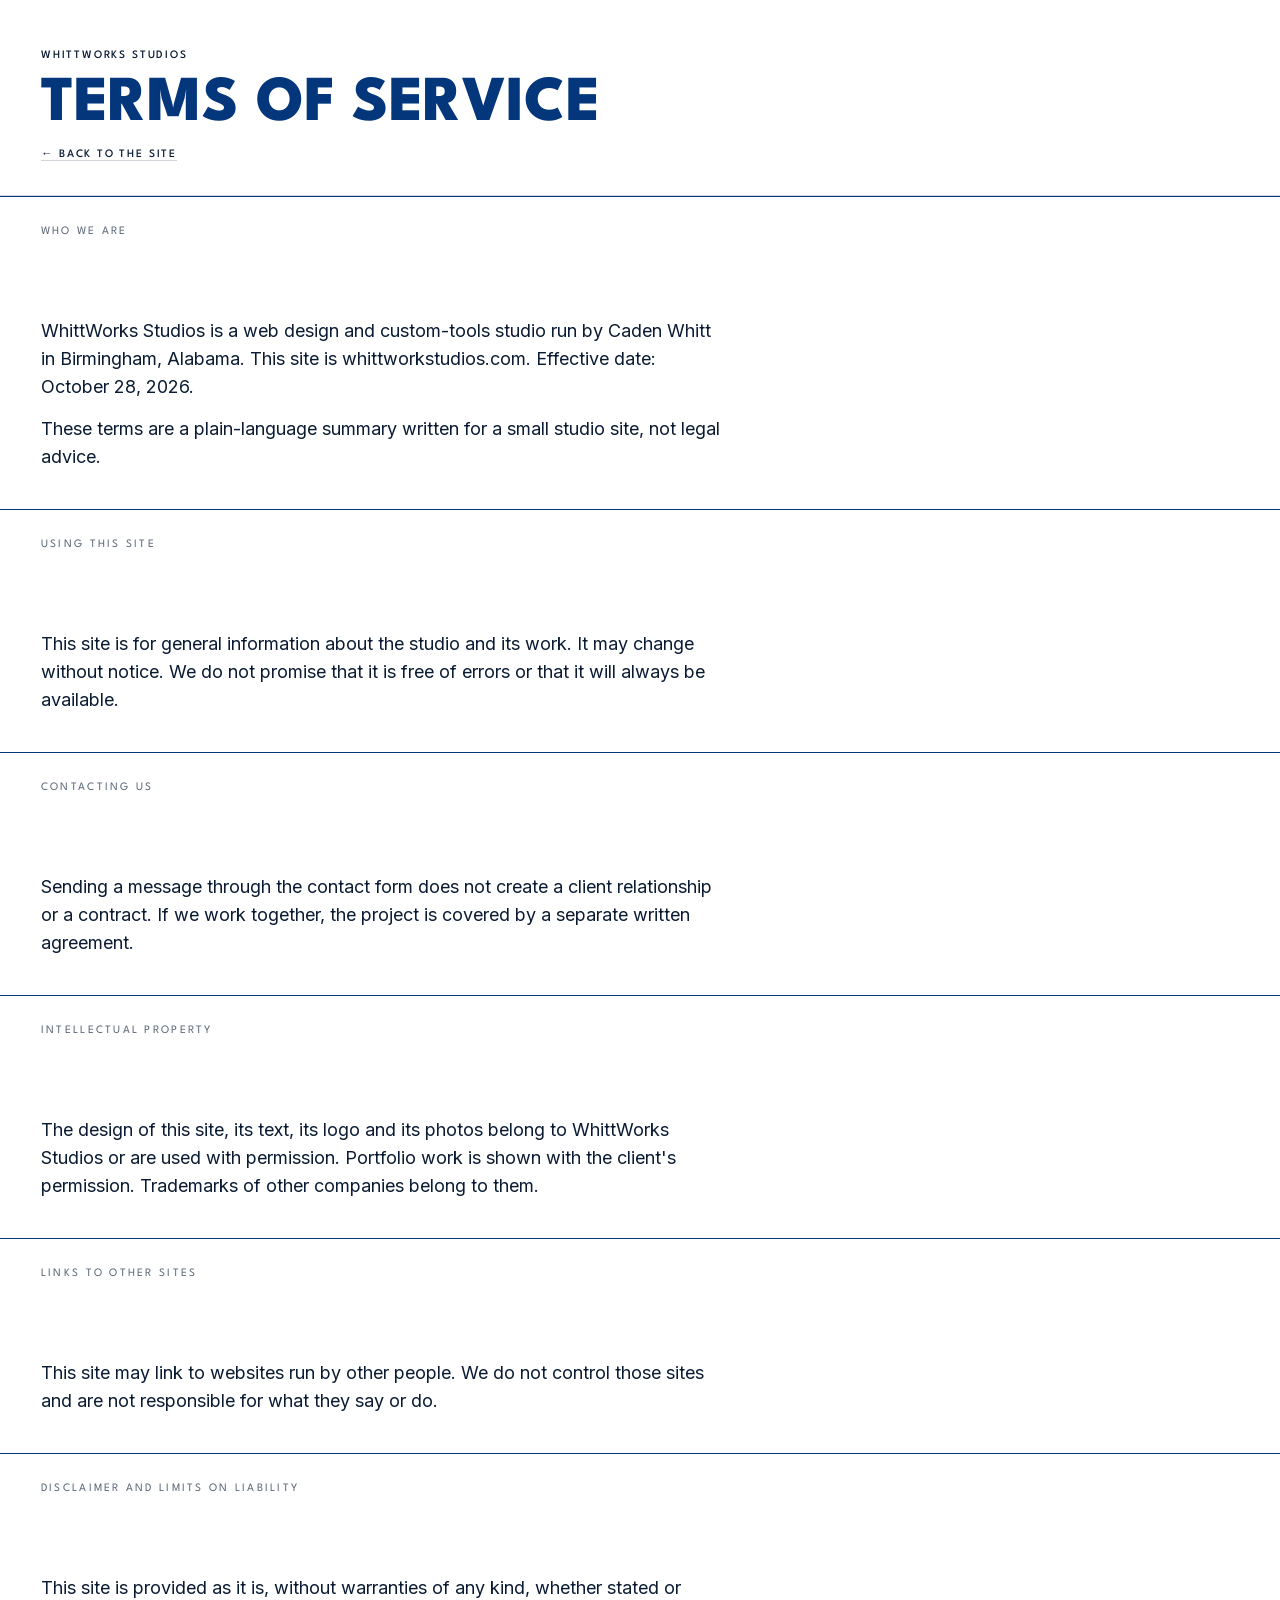
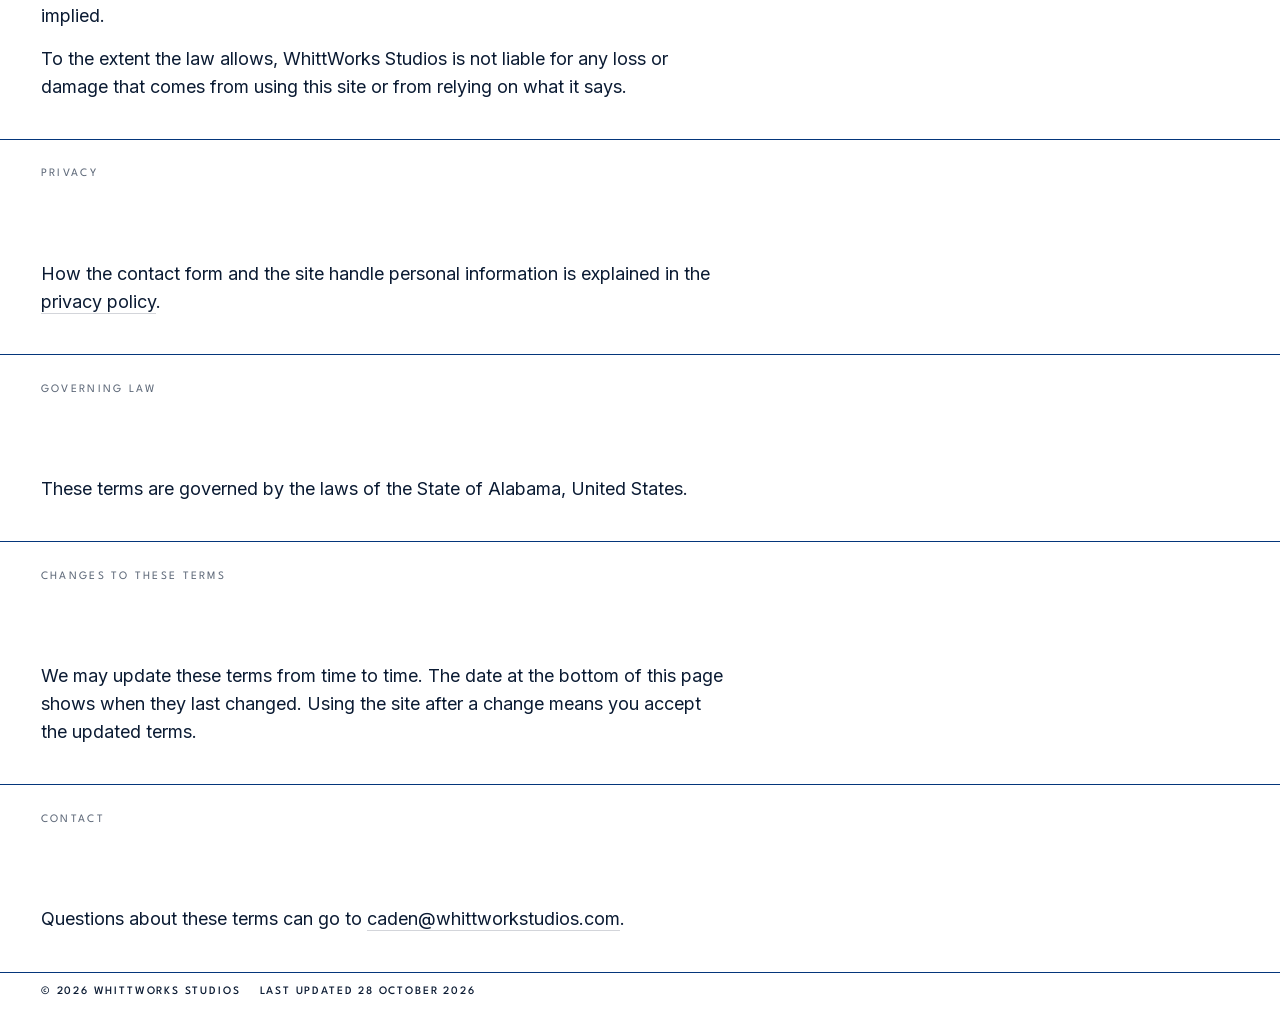
<file: terms.html>
<!DOCTYPE html>
<html lang="en">
<head>
<meta charset="utf-8">
<meta name="robots" content="noindex, nofollow">
<meta name="viewport" content="width=device-width, initial-scale=1">
<title>Terms of Service - WhittWorks Studios</title>
<meta name="description" content="The terms for using the WhittWorks Studios website, in plain language.">
<meta name="theme-color" content="#ffffff">

<meta property="og:type" content="website">
<meta property="og:site_name" content="WhittWorks Studios">
<meta property="og:title" content="Terms of Service - WhittWorks Studios">
<meta property="og:description" content="The terms for using the WhittWorks Studios website, in plain language.">
<meta property="og:url" content="https://whittworkstudios.com/terms.html">
<meta property="og:image" content="https://whittworkstudios.com/assets/og-thumbnail.jpg">
<meta property="og:image:alt" content="WhittWorks Studios logo.">
<meta name="twitter:card" content="summary_large_image">

<meta name="referrer" content="strict-origin-when-cross-origin">
<meta http-equiv="Content-Security-Policy" content="default-src 'self'; img-src 'self' data:; style-src 'self' 'unsafe-inline'; script-src 'none'; font-src 'self'; connect-src 'none'; base-uri 'self'; form-action 'self' https://formspree.io; object-src 'none'">

<link rel="canonical" href="https://whittworkstudios.com/terms.html">
<link rel="icon" href="assets/favicon-32.png" type="image/png">
<link rel="icon" href="assets/favicon-512.png" type="image/png" sizes="512x512">
<link rel="apple-touch-icon" href="assets/apple-touch-icon.png">

<link rel="stylesheet" href="css/style.css?v=125">
<link rel="stylesheet" href="css/editorial.css?v=13">
</head>
<body>

<div class="editorial">

  <header class="privacy-head">
    <p class="meta">WhittWorks Studios</p>
    <h1>Terms of Service</h1>
    <p class="meta"><a href="index.html">&larr; Back to the site</a></p>
  </header>

  <main id="main">

    <section class="band policy-band" aria-labelledby="who-title">
      <h2 class="band-label" id="who-title">Who we are</h2>
      <p>WhittWorks Studios is a web design and custom-tools studio run by Caden Whitt in Birmingham, Alabama. This site is whittworkstudios.com. Effective date: October 28, 2026.</p>
      <p>These terms are a plain-language summary written for a small studio site, not legal advice.</p>
    </section>

    <section class="band policy-band" aria-labelledby="using-title">
      <h2 class="band-label" id="using-title">Using this site</h2>
      <p>This site is for general information about the studio and its work. It may change without notice. We do not promise that it is free of errors or that it will always be available.</p>
    </section>

    <section class="band policy-band" aria-labelledby="contact-form-title">
      <h2 class="band-label" id="contact-form-title">Contacting us</h2>
      <p>Sending a message through the contact form does not create a client relationship or a contract. If we work together, the project is covered by a separate written agreement.</p>
    </section>

    <section class="band policy-band" aria-labelledby="ip-title">
      <h2 class="band-label" id="ip-title">Intellectual property</h2>
      <p>The design of this site, its text, its logo and its photos belong to WhittWorks Studios or are used with permission. Portfolio work is shown with the client's permission. Trademarks of other companies belong to them.</p>
    </section>

    <section class="band policy-band" aria-labelledby="links-title">
      <h2 class="band-label" id="links-title">Links to other sites</h2>
      <p>This site may link to websites run by other people. We do not control those sites and are not responsible for what they say or do.</p>
    </section>

    <section class="band policy-band" aria-labelledby="liability-title">
      <h2 class="band-label" id="liability-title">Disclaimer and limits on liability</h2>
      <p>This site is provided as it is, without warranties of any kind, whether stated or implied.</p>
      <p>To the extent the law allows, WhittWorks Studios is not liable for any loss or damage that comes from using this site or from relying on what it says.</p>
    </section>

    <section class="band policy-band" aria-labelledby="privacy-title">
      <h2 class="band-label" id="privacy-title">Privacy</h2>
      <p>How the contact form and the site handle personal information is explained in the <a href="privacy.html">privacy policy</a>.</p>
    </section>

    <section class="band policy-band" aria-labelledby="law-title">
      <h2 class="band-label" id="law-title">Governing law</h2>
      <p>These terms are governed by the laws of the State of Alabama, United States.</p>
    </section>

    <section class="band policy-band" aria-labelledby="changes-title">
      <h2 class="band-label" id="changes-title">Changes to these terms</h2>
      <p>We may update these terms from time to time. The date at the bottom of this page shows when they last changed. Using the site after a change means you accept the updated terms.</p>
    </section>

    <section class="band policy-band" aria-labelledby="contact-title">
      <h2 class="band-label" id="contact-title">Contact</h2>
      <p>Questions about these terms can go to <a href="mailto:caden@whittworkstudios.com">caden@whittworkstudios.com</a>.</p>
    </section>

  </main>

  <footer class="site-footer">
    <div class="footer-meta">
      <p class="meta">&copy; 2026 WhittWorks Studios</p>
      <p class="meta meta-end">Last updated 28 October 2026</p>
    </div>
  </footer>

</div>

</body>
</html>
</file>
<file: css/style.css>
@font-face {
  font-family: "Caveat";
  font-style: normal;
  font-weight: 400 700;
  font-display: swap;
  src: url("../assets/fonts/caveat-latin.woff2") format("woff2");
  unicode-range: U+0000-00FF, U+0131, U+0152-0153, U+02BB-02BC, U+02C6, U+02DA, U+02DC, U+0304, U+0308, U+0329, U+2000-206F, U+20AC, U+2122, U+2191, U+2193, U+2212, U+2215, U+FEFF, U+FFFD;
}

@font-face {
  font-family: "Special Elite";
  font-style: normal;
  font-weight: 400;
  font-display: swap;
  src: url("../assets/fonts/special-elite-latin.woff2") format("woff2");
  unicode-range: U+0000-00FF, U+0131, U+0152-0153, U+02BB-02BC, U+02C6, U+02DA, U+02DC, U+0304, U+0308, U+0329, U+2000-206F, U+20AC, U+2122, U+2191, U+2193, U+2212, U+2215, U+FEFF, U+FFFD;
}

@font-face {
  font-family: "League Spartan";
  font-style: normal;
  font-weight: 100 900;
  font-display: swap;
  src: url("../assets/fonts/league-spartan-latin.woff2") format("woff2");
  unicode-range: U+0000-00FF, U+0131, U+0152-0153, U+02BB-02BC, U+02C6, U+02DA, U+02DC, U+2000-206F, U+20AC, U+2122, U+2191, U+2193, U+2212, U+2215, U+FEFF, U+FFFD;
}

@font-face {
  font-family: "Inter";
  font-style: normal;
  font-weight: 100 900;
  font-display: swap;
  src: url("../assets/fonts/inter-latin.woff2") format("woff2");
  unicode-range: U+0000-00FF, U+0131, U+0152-0153, U+02BB-02BC, U+02C6, U+02DA, U+02DC, U+0304, U+0308, U+0329, U+2000-206F, U+20AC, U+2122, U+2191, U+2193, U+2212, U+2215, U+FEFF, U+FFFD;
}

:root {

  --camera: 1;

  --camera-active: 1;

  --ink: #191919;

  --brand: #004AAD;
  --brand-deep: #04367B;
  --brand-ink: #0B1B33;
  --chrome: #ffffff;
  --red: #b3271c;

  --hand: "Caveat", "Bradley Hand", "Segoe Script", "Comic Sans MS", cursive;
  --typed: "Special Elite", "American Typewriter", "Courier New", Courier, monospace;

  --display: "League Spartan", "Futura", "Century Gothic", "Avenir Next", sans-serif;
}

*,
*::before,
*::after { box-sizing: border-box; }

html { -webkit-text-size-adjust: 100%; }

html.board-first body,
html.board-open body { background: #0b1b33; }
body {
  margin: 0;
  background: #ffffff;
  color: var(--ink);
  font-family: var(--typed);
  overflow-x: hidden;
}

img { display: block; max-width: 100%; height: auto; }
h1, h2, p, figure { margin: 0; }
ul { margin: 0; padding: 0; list-style: none; }
a { color: inherit; }

:focus-visible { outline: 3px solid var(--brand); outline-offset: 3px; }

.scroll-space { height: 1300vh; }

.deskbar {
  position: fixed;
  top: 14px;
  left: 50%;
  transform: translateX(-50%) rotate(-0.4deg);
  z-index: 50;
  padding: 0.55rem 1.3rem 0.5rem;
  background: var(--chrome);
  border-bottom: 3px solid var(--brand);
  box-shadow: 0 3px 10px rgba(0, 0, 0, 0.45);
  white-space: nowrap;
  display: flex;
  align-items: center;
  gap: 0.75rem;
}
.deskbar-mark { width: 2.6rem; height: auto; flex: 0 0 auto; }
.deskbar-text { display: block; }

.deskbar-name {
  display: block;
  font-family: var(--display);
  font-size: clamp(1.25rem, 2.3vw, 1.8rem);
  font-weight: 800;
  line-height: 1;
  letter-spacing: 0.02em;
  text-transform: uppercase;
  color: var(--brand-ink);
}

.deskbar-kicker {
  display: block;
  margin-top: 5px;
  font-family: var(--display);
  font-weight: 400;
  font-size: 0.66rem;
  letter-spacing: 0.2em;
  text-transform: uppercase;
  color: var(--brand-deep);

  white-space: normal;
  text-align: center;
}

.board-help-btn,
.board-back-btn,
.board-menu-btn {
  position: fixed;
  top: 14px;
  z-index: 51;
  width: 42px;
  height: 42px;
  display: flex;
  align-items: center;
  justify-content: center;
  padding: 0;
  border: 0;
  background: var(--chrome);
  box-shadow: 0 3px 10px rgba(0, 0, 0, 0.45);
  cursor: pointer;
  font: inherit;
  color: var(--brand-deep);
  -webkit-tap-highlight-color: transparent;
}

.board-menu-btn {
  right: 14px;
  transform: rotate(0.6deg);
}

.board-menu-icon { width: 22px; height: 22px; fill: var(--brand-deep); }

.board-back-btn {

  right: 148px;
  transform: rotate(-0.5deg);

  display: none;
}
html.board-zoomed .board-back-btn { display: flex; }

.board-back-icon { width: 25px; height: 25px; }

.board-help-btn {
  right: 66px;
  transform: rotate(0.3deg);
  width: auto;
  padding: 0 16px;
}

.board-help-icon {
  font-family: var(--display);
  font-weight: 700;
  font-size: 17px;
  letter-spacing: 0.02em;
  line-height: 1;
  white-space: nowrap;
}

.board-menu {
  position: fixed;
  top: 62px;
  right: 14px;
  z-index: 51;
  display: none;
  flex-direction: column;
  min-width: 160px;
  padding: 0.4rem 0;
  background: var(--chrome);
  border-top: 3px solid var(--brand);
  box-shadow: 0 3px 10px rgba(0, 0, 0, 0.45);
}
.board-menu.is-open { display: flex; }

.board-menu a {
  display: block;
  padding: 0.55rem 1.1rem;
  font-family: var(--display);
  font-weight: 600;
  font-size: 0.74rem;
  letter-spacing: 0.16em;
  color: var(--brand-deep);
  text-transform: uppercase;
  text-decoration: none;
  white-space: nowrap;
}
.board-menu a:hover { color: var(--brand); background: #eef3fb; }

@media (max-width: 700px) {

  .deskbar {
    top: 10px;
    left: 10px;
    transform: rotate(-0.4deg);
    padding: 0.35rem 0.7rem 0.3rem;
    gap: 0.5rem;
    max-width: calc(100vw - 141px);
  }
  .deskbar-mark { width: 1.75rem; }

  .deskbar-name {
    font-size: clamp(0.85rem, 3.9vw, 1.2rem);
  }
  .deskbar-kicker { font-size: 0.56rem; letter-spacing: 0.14em; }

  .board-help-btn {
    top: 10px;
    right: 52px;
    height: 34px;
    padding: 0 12px;
  }
  .board-help-icon { font-size: 15px; }

  .board-menu-btn {
    top: 10px;
    right: 10px;
    width: 34px;
    height: 34px;
  }

  .board-menu-icon { width: 18px; height: 18px; }

  .board-menu {
    top: 50px;
    right: 10px;
    min-width: 140px;
  }
}

.welcome-backdrop {
  display: none;
  position: fixed;
  inset: 0;
  z-index: 199;

  background: rgba(20, 14, 8, 0.55);
}
.welcome-backdrop.is-open { display: block; }

.welcome-panel {
  display: none;
  position: fixed;
  top: 50%;
  left: 50%;
  z-index: 200;
  transform: translate(-50%, -50%);

  --w: min(80vw, 80vh * 1.5);
  width: var(--w);
  height: calc(var(--w) / 1.5);
  max-width: 100vw;
  max-height: 100vh;
  box-sizing: border-box;
  background: var(--chrome);
  border-top: 5px solid var(--brand);
  box-shadow: 0 3px 10px rgba(0, 0, 0, 0.45);
  overflow: hidden;
  font-family: var(--display);
  color: var(--brand-ink);
}

.welcome-panel.is-open { display: flex; flex-direction: column; }

.welcome-close {
  position: absolute;
  top: 14px;
  right: 14px;
  z-index: 1;
  width: 30px;
  height: 30px;
  display: flex;
  align-items: center;
  justify-content: center;
  padding: 0;
  border: 2px solid var(--brand);
  border-radius: 2px;
  background: var(--chrome);
  color: var(--brand);
  cursor: pointer;
  -webkit-tap-highlight-color: transparent;
}
.welcome-close-icon { width: 15px; height: 15px; }

.welcome-body {
  display: flex;
  flex-direction: row;
  align-items: stretch;
  width: 100%;

  flex: 1 1 auto;
  min-height: 0;
}

.welcome-col-text p.welcome-fineprint {
  margin-top: 10px;

  font-size: 10px;
  line-height: 1.5;
  letter-spacing: 0.012em;
  opacity: 0.66;
  max-width: 58ch;
}

.welcome-footer {
  position: absolute;
  right: 32px;
  bottom: 14px;

  display: flex;
  justify-content: flex-end;
}
.welcome-footer-block { text-align: center; }
.welcome-footer .welcome-subhead {
  margin-top: 0;
  margin-bottom: 4px;
  font-size: 11px;
  letter-spacing: 0.1em;
}

.welcome-col {
  flex: 1 1 50%;
  min-width: 0;
  padding: 24px 32px;
}
.welcome-col-text {

  overflow: hidden;
  font-family: var(--display);
  color: var(--brand-ink);

  display: flex;
  flex-direction: column;

  padding-bottom: 14px;
}

.welcome-howto {
  margin: auto 0;
  text-align: center;
}

.welcome-privacy {
  flex: 0 0 auto;
  margin-top: 24px;
}
.welcome-col-text p {
  margin: 0 0 10px;
  font-size: 16px;
  line-height: 1.36;
}

.welcome-heading {
  margin: 0 0 18px;
  font-size: 28px;
  font-weight: 800;
  letter-spacing: 0.01em;
  color: var(--brand-deep);
  line-height: 1.15;
}
.welcome-heading::after {
  content: "";
  display: block;
  width: 58px;
  height: 2px;
  margin: 9px auto 0;
  background: var(--brand);
  opacity: 1;
}
.welcome-subhead {
  margin: 16px 0 8px;
  font-size: 14px;
  font-weight: 700;
  letter-spacing: 0.16em;
  color: var(--brand-deep);
  text-transform: uppercase;
}

@media (max-height: 780px) {
  .welcome-col { padding-top: 16px; padding-bottom: 16px; }
  .welcome-heading { font-size: 21px; margin-bottom: 10px; }
  .welcome-heading::after { margin-top: 7px; }
  .welcome-col-text p { margin-bottom: 7px; }
  .welcome-privacy { margin-top: 14px; }
  .welcome-subhead { margin: 10px 0 7px; }
}

@media (max-height: 430px) {
  .welcome-col-text { overflow-y: auto; }
}

@media (max-height: 620px) {
  .welcome-panel {
    --w: min(94vw, 94vh * 1.5);
    height: min(calc(var(--w) / 1.5), 94vh);
  }
  .welcome-col { padding-top: 8px; padding-bottom: 8px; }
  .welcome-heading { font-size: 16px; margin-bottom: 5px; }
  .welcome-heading::after { width: 38px; margin-top: 4px; height: 1.5px; }
  .welcome-col-text p { margin-bottom: 3px; line-height: 1.25; font-size: 14px; }
  .welcome-privacy { margin-top: 8px; }
  .welcome-subhead { margin: 4px 0 4px; font-size: 12px; }
  .welcome-consent { gap: 8px 10px; margin-top: 2px; }
  .welcome-consent-btn { padding: 4px 10px; font-size: 13px; }
  .welcome-col-text p.welcome-fineprint { margin-top: 5px; font-size: 9px; line-height: 1.4; }
  .welcome-footer { bottom: 8px; right: 20px; }
  .welcome-legal { font-size: 11px; }
  .welcome-footer .welcome-subhead { font-size: 10px; margin-bottom: 2px; }
}

@media (max-height: 680px) {
  .welcome-col { padding-top: 10px; padding-bottom: 10px; }
  .welcome-heading { font-size: 18px; margin-bottom: 7px; }
  .welcome-heading::after { width: 46px; margin-top: 5px; }
  .welcome-col-text p { margin-bottom: 4px; line-height: 1.3; }
  .welcome-privacy { margin-top: 10px; }
  .welcome-subhead { margin: 6px 0 5px; font-size: 13px; }
  .welcome-consent-btn { padding: 5px 12px; }
  .welcome-col-text p.welcome-fineprint { margin-top: 6px; }
}

.welcome-consent {
  display: flex;
  flex-wrap: wrap;
  align-items: center;
  gap: 12px 16px;
  margin-top: 4px;
}
.welcome-consent-btn {
  font-family: var(--display);
  font-size: 15px;
  font-weight: 600;
  color: var(--brand-deep);
  background: var(--chrome);
  border: 1px solid rgba(4, 54, 123, 0.4);
  border-radius: 3px;
  padding: 7px 16px;
  cursor: pointer;
}
.welcome-consent-btn:hover { border-color: var(--brand); color: var(--brand); }

.welcome-consent-btn.is-chosen {
  background: #dbe6f7;
  border-color: var(--brand);
  box-shadow: inset 0 1px 2px rgba(4, 54, 123, 0.25);
}

.welcome-consent-btn.is-chosen:hover { background: #dbe6f7; }

.welcome-legal {
  margin: 0;
  font-size: 12px;
  line-height: 1.5;
}
.welcome-legal-sep {
  margin: 0 6px;
  color: #6b6252;
}
.welcome-legal a { color: var(--brand-deep); text-decoration: underline; }
.welcome-legal a:hover { color: var(--brand); }

.welcome-col-sketch {
  display: flex;
  align-items: center;
  justify-content: center;

}
.welcome-sketch { width: 100%; height: auto; }

.sk-line {

  fill: #faf7ef;

  stroke: #6f6f6f;
  stroke-width: 1.5;
  stroke-linecap: round;
  stroke-linejoin: round;
}

.sk-detail {
  fill: none;
  stroke: #949494;
  stroke-width: 0.9;
  stroke-linecap: round;
  stroke-linejoin: round;
}

.sk-ring {
  fill: none;
  stroke: #5e5e5e;
  stroke-width: 2.6;
}

.sk-fill-dark { fill: #ffffff; stroke: #04367B; stroke-width: 5; }

.sk-print { fill: #dcdcdc; stroke: #6f6f6f; stroke-width: 1.5; stroke-linejoin: round; }

.sk-pin { fill: #808080; stroke: none; }

.sk-string {
  fill: none;
  stroke: #a2a2a2;
  stroke-width: 0.7;
  stroke-linecap: round;
  opacity: 0.9;
}
.sk-cursor-body { fill: #5e5e5e; }
.sketch-click {
  fill: none;
  stroke: #004AAD;
  stroke-width: 2.4;
}
.sketch-glyph {
  fill: none;
  stroke: #2b2115;
  stroke-width: 2.6;
  stroke-linecap: round;
  stroke-linejoin: round;
}

.sketch-scene { transform: translate(0, 0) scale(1); }
.sketch-cursor { transform: translate(100px, 68px); opacity: 1; }
.sketch-click { transform: scale(1); opacity: 0; }
.sketch-glyph { opacity: 0; }

.sketch-scene { animation: sketch-zoom 11s ease-in-out 2; }
.sketch-cursor { animation: sketch-cursor-move 11s ease-in-out 2; }
.sketch-click { animation: sketch-click-ripple 11s ease-in-out 2; }
.sketch-glyph { animation: sketch-glyph-fade 11s ease-in-out 2; }
.welcome-col-sketch:hover .sketch-scene,
.welcome-col-sketch:hover .sketch-cursor,
.welcome-col-sketch:hover .sketch-click,
.welcome-col-sketch:hover .sketch-glyph { animation-play-state: paused; }

@keyframes sketch-cursor-move {

  0%, 18%   { transform: translate(300px, 190px);     opacity: 1; }
  38%, 44%  { transform: translate(72.45px, 51.75px); opacity: 1; }
  50%, 80%  { transform: translate(72.45px, 51.75px); opacity: 0; }
  86%, 100% { transform: translate(300px, 190px);     opacity: 1; }
}

@keyframes sketch-click-ripple {
  0%, 36%   { opacity: 0; transform: scale(0.4); }
  40%       { opacity: 1; transform: scale(1); }
  50%, 100% { opacity: 0; transform: scale(1.8); }
}

@keyframes sketch-zoom {
  0%, 46%   { transform: translate(0, 0) scale(1); }
  64%, 80%  { transform: translate(180px, 120px) scale(4.5) translate(-72.45px, -51.75px); }
  100%      { transform: translate(0, 0) scale(1); }
}

@keyframes sketch-glyph-fade {
  0%, 58%   { opacity: 0; }
  66%, 78%  { opacity: 1; }
  92%, 100% { opacity: 0; }
}

.viewport {
  position: fixed;
  inset: 0;

  overflow: clip;

  background-color: #233341;
  background-image:

    radial-gradient(130% 112% at 37% 24%, rgba(255, 226, 180, 0.13), transparent 66%),

    radial-gradient(95% 85% at 80% 98%, rgba(4, 9, 16, 0.55), transparent 62%),
    radial-gradient(112% 92% at 2% 90%, rgba(4, 9, 16, 0.44), transparent 64%),

    url("data:image/svg+xml,%3Csvg xmlns='http://www.w3.org/2000/svg' width='220' height='220'%3E%3Cfilter id='w'%3E%3CfeTurbulence type='fractalNoise' baseFrequency='0.6' numOctaves='2' stitchTiles='stitch'/%3E%3CfeColorMatrix values='0 0 0 0 0.5 0 0 0 0 0.42 0 0 0 0 0.34 0 0 0 0.05 0'/%3E%3C/filter%3E%3Crect width='220' height='220' filter='url(%23w)'/%3E%3C/svg%3E"),
    url("../assets/wall-map.webp"),

    url("[data-uri]");
  background-position: 0 0, 0 0, 0 0, 0 0, 50% 45%, 50% 45%;
  background-size: auto, auto, auto, auto, cover, cover;
  background-repeat: no-repeat, no-repeat, no-repeat, repeat, no-repeat, no-repeat;
  background-blend-mode: soft-light, multiply, multiply, normal, normal, normal;
}

.board-moving-scene .viewport::after { display: none; }

.viewport::after {
  content: "";
  position: absolute;
  inset: 0;
  z-index: 40;
  pointer-events: none;
  background:
    url("data:image/svg+xml,%3Csvg xmlns='http://www.w3.org/2000/svg' width='160' height='160'%3E%3Cfilter id='g'%3E%3CfeTurbulence type='fractalNoise' baseFrequency='0.95' numOctaves='2' stitchTiles='stitch'/%3E%3CfeColorMatrix values='0 0 0 0 0.5 0 0 0 0 0.5 0 0 0 0 0.5 0 0 0 0.05 0'/%3E%3C/filter%3E%3Crect width='160' height='160' filter='url(%23g)'/%3E%3C/svg%3E"),
    radial-gradient(120% 100% at 50% 42%, transparent 55%, rgba(12, 6, 2, 0.42) 100%);
}

.board {
  position: absolute;
  top: 0;
  left: 0;
  width: 3600px;
  height: 2400px;
  transform-origin: 0 0;
  will-change: transform;

  border: 96px solid #42342f;

  border-image: url("../assets/wood.jpg") 85 / 96px round;
  box-shadow:

    inset 0 3px 0 rgba(255, 230, 190, 0.14),
    inset 0 22px 50px rgba(35, 18, 6, 0.55),
    inset 0 -12px 34px rgba(35, 18, 6, 0.35),
    inset 14px 0 34px rgba(35, 18, 6, 0.3),
    inset -14px 0 34px rgba(35, 18, 6, 0.3),

    10px 34px 90px rgba(0, 0, 0, 0.62),
    3px 8px 22px rgba(0, 0, 0, 0.5);
}

.board {

  background-color: #bb6c27;

  background-image:
    url("../assets/board-key-light.webp"),
    url("../assets/board-shadow-pools.webp"),
    url("../assets/cork.webp"),
    url("../assets/cork.webp");
  background-position: 0 0, 0 0, 380px 610px, 0 0;
  background-size: 100% 100%, 100% 100%, 890px 890px, 1180px 1180px;
  background-blend-mode: soft-light, multiply, soft-light, normal;
}

html.board-first:not(.board-shown) .board,
html.board-first:not(.board-shown) .board-floor { opacity: 0; }
html.board-first .board,
html.board-first .board-floor { transition: opacity 0.35s ease-out; }

.board-snap { display: none; }
html.board-first .board-snap { display: block; }

.strings {
  position: absolute;

  left: 0;
  top: 0;
  width: 3600px;
  height: 2400px;
  pointer-events: none;

  z-index: 6;
  filter: drop-shadow(6px 11px 5px rgba(25, 8, 2, 0.38));
}

.board.moving .strings,
.board.far .strings,
html.warming .board .strings { filter: none; }

.strings .string-core {
  fill: none;
  stroke: #8f1d10;
  stroke-width: 4.5;
  stroke-linecap: round;
}
.strings .string-hi {
  fill: none;
  stroke: #c93a24;
  stroke-width: 2.2;
  stroke-linecap: round;
}

.pin {
  position: absolute;
  z-index: 7;
  width: 30px;
  height: 30px;
  margin: -15px 0 0 -15px;
  border-radius: 50%;
  background: radial-gradient(circle at 32% 28%, #ff9583 4%, #e6402c 32%, #c0230f 58%, #6f0f03 100%);
  box-shadow:
    3px 8px 10px rgba(20, 5, 0, 0.5),
    1px 3px 4px rgba(20, 5, 0, 0.45),
    inset -2px -4px 6px rgba(70, 4, 0, 0.6),
    inset 2px 3px 4px rgba(255, 190, 170, 0.5);
}
.pin::before {

  content: "";
  position: absolute;
  left: 25%;
  top: 18%;
  width: 9px;
  height: 6px;
  border-radius: 50%;
  background: rgba(255, 255, 255, 0.85);
  filter: blur(1px);
  transform: rotate(-25deg);
}
.pin::after {
  content: "";
  position: absolute;
  left: 58%;
  top: 96%;
  width: 20px;
  height: 8px;
  transform: translateX(-50%);
  background: rgba(25, 8, 2, 0.4);
  border-radius: 50%;
  filter: blur(3px);
}

.hole {
  position: absolute;
  z-index: 2;
  width: 7px;
  height: 7px;
  border-radius: 50%;
  background: radial-gradient(circle at 40% 35%, #3a2410, #1f1206 70%);
  box-shadow: 0 1.5px 1px rgba(255, 230, 190, 0.28);
}

.card, .sticky, .polaroid, .postcard {
  position: absolute;
  z-index: 3;
  transform: rotate(var(--rot, 0deg));
}

.jit { display: inline; }
.wd { display: inline-block; white-space: nowrap; }
.ch {
  display: inline-block;
  white-space: pre;
  transform: rotate(var(--r, 0deg)) translateY(var(--y, 0)) scale(var(--s, 1));
  font-variation-settings: "wght" var(--w, 500);
}

.sticky-title, .sticky-note { filter: url(#ink-a); }
.polaroid figcaption, .pencil-note { filter: url(#ink-b); }
.pc-head, .pc-msg, .pc-msg-small, .email-link { filter: url(#ink-c); }
.typed { filter: url(#ink-t); }

.index-card {
  width: 720px;

  min-height: 432px;
  padding: 62px 40px 26px;
  overflow: hidden;
  background:

    url("../assets/paper/paper-grain-hi.webp") 0 0 / 300px,

    url("data:image/svg+xml,%3Csvg xmlns='http://www.w3.org/2000/svg' width='140' height='140'%3E%3Cfilter id='p'%3E%3CfeTurbulence type='fractalNoise' baseFrequency='0.9' numOctaves='2' stitchTiles='stitch'/%3E%3CfeColorMatrix values='0 0 0 0 0.45 0 0 0 0 0.4 0 0 0 0 0.32 0 0 0 0.045 0'/%3E%3C/filter%3E%3Crect width='140' height='140' filter='url(%23p)'/%3E%3C/svg%3E"),

    repeating-linear-gradient(
      to bottom,
      transparent 0 29.6px,
      rgba(96, 130, 178, 0.10) 29.6px 30.2px,
      rgba(96, 130, 178, 0.28) 30.2px 31px,
      rgba(96, 130, 178, 0.10) 31px 31.6px,
      transparent 31.6px 32px
    ) 0 53px / 100% calc(100% - 53px) no-repeat,

    linear-gradient(rgba(205, 92, 92, 0.75), rgba(205, 92, 92, 0.75)) 0 52px / 100% 1.5px no-repeat,

    linear-gradient(172deg, #faf8f0 0%, #f5f2e7 60%, #efebdd 100%);
  background-blend-mode: multiply, normal, normal, normal, normal;

  border-radius: 3px 7px 4px 6px;
  filter:
    url(#cut)

    drop-shadow(0 0 4px rgba(25, 12, 4, 0.42))
    drop-shadow(1px 1px 2px rgba(25, 12, 4, 0.3))
    drop-shadow(3px 7px 12px rgba(25, 12, 4, 0.28))
    drop-shadow(8px 22px 38px rgba(25, 12, 4, 0.24));
}
.index-card::after {

  content: "";
  position: absolute;
  inset: 0;
  pointer-events: none;
  background: linear-gradient(115deg, transparent 82%, rgba(60, 40, 15, 0.06) 100%);
}

.typed {
  font-family: var(--typed);
  font-size: 20px;
  line-height: 32px;
  color: #2b2115;
}
.typed + .typed { margin-top: 32px; }

.typed.small { font-size: 13px; line-height: 22px; color: #3d382e; }
.card-head { letter-spacing: 0.2em; color: #9c3a2e; }

.sticker {
  width: 600px;
  height: 600px;
  border-radius: 50%;
  background: #fdfdf8;
  display: flex;
  align-items: center;
  justify-content: center;
  filter:
    drop-shadow(0 0 3px rgba(25, 12, 4, 0.35))
    drop-shadow(2px 5px 8px rgba(25, 12, 4, 0.3))
    drop-shadow(6px 15px 26px rgba(25, 12, 4, 0.34));
}

.sticker-disc {
  width: 532px;
  height: 532px;
  border-radius: 50%;
  box-sizing: border-box;
  border: 18px solid var(--brand-deep);
  background: #ffffff;
  display: flex;
  align-items: center;
  justify-content: center;
}

.sticker-mark {
  width: 400px;
  height: auto;
  transform: translateY(7%);
}

.about-card { width: 720px; }

.quote-card { width: 700px; min-height: 420px; }
.attr { margin-top: 32px; }

.quote-card .typed { font-size: 24px; }
.quote-card .typed.small.attr { font-size: 19px; line-height: 28px; }

.pencil-note {
  position: absolute;
  left: 46px;
  bottom: 38px;
  font-size: 33px;

  color: rgba(56, 53, 46, 0.92);
  transform: rotate(-2deg);
}

.sticky {

  --sz: 344px;
  width: var(--sz);
  padding:
    calc(var(--pt) * var(--sz))
    calc(var(--pr) * var(--sz))
    calc(var(--pb) * var(--sz))
    calc(var(--pl) * var(--sz));
  background: none;
  box-shadow: none;
}
.sticky::before {
  content: "";
  position: absolute;
  inset: 0;
  z-index: -1;

  background:
    var(--paper) center / 100% 100% no-repeat,

    var(--lq) center / 91% 91% no-repeat,
    linear-gradient(var(--tint), var(--tint)) center / 91% 91% no-repeat;
  filter:
    drop-shadow(0 0 3px rgba(28, 15, 5, 0.5))
    drop-shadow(0 1px 1px rgba(25, 12, 4, 0.3))
    drop-shadow(3px 8px 8px rgba(25, 12, 4, 0.2))
    drop-shadow(8px 18px 20px rgba(22, 9, 2, 0.24))

    drop-shadow(4px 26px 22px rgba(22, 9, 2, 0.26));
}
.sticky.flip::before { transform: scaleX(-1); }

.sticky::after {
  content: "";
  position: absolute;
  inset: 0;
  z-index: 2;
  pointer-events: none;
  background:

    linear-gradient(to bottom, transparent 78%, rgba(255, 250, 228, 0.5)),
    url("../assets/paper/paper-grain.webp") 0 0 / 170px;
  -webkit-mask: var(--paper) center / 100% 100% no-repeat;
  mask: var(--paper) center / 100% 100% no-repeat;
  mix-blend-mode: overlay;
  opacity: 0.3;
}
.sticky.flip::after { transform: scaleX(-1); }

.paper-1 { --paper: url("../assets/paper/sticky-01.webp"); --tint: #cdc775; aspect-ratio: 1013/989; --pt: 0.07;  --pr: 0.05; --pb: 0.15; --pl: 0.055; --lq: url("[data-uri]"); }
.paper-2 { --paper: url("../assets/paper/sticky-02.webp"); --tint: #cfc87b; aspect-ratio: 1009/983; --pt: 0.07;  --pr: 0.05; --pb: 0.15; --pl: 0.06; --lq: url("[data-uri]"); }
.paper-3 { --paper: url("../assets/paper/sticky-03.webp"); --tint: #d0ca84; aspect-ratio: 1029/982; --pt: 0.07;  --pr: 0.06; --pb: 0.16; --pl: 0.06; --lq: url("[data-uri]"); }
.paper-4 { --paper: url("../assets/paper/sticky-04.webp"); --tint: #d1ce79; aspect-ratio: 294/284;  --pt: 0.06;  --pr: 0.06; --pb: 0.10; --pl: 0.06; --lq: url("[data-uri]"); }
.paper-5 { --paper: url("../assets/paper/sticky-05.webp"); --tint: #d1cc79; aspect-ratio: 539/533;  --pt: 0.05;  --pr: 0.05; --pb: 0.12; --pl: 0.07; --lq: url("[data-uri]"); }
.paper-6 { --paper: url("../assets/paper/sticky-06.webp"); --tint: #cad279; aspect-ratio: 293/292;  --pt: 0.07;  --pr: 0.07; --pb: 0.09; --pl: 0.07; --lq: url("[data-uri]"); }

.paper-1.c-blue  { --paper: url("../assets/paper/sticky-01-blue.webp");  --tint: #75a2cd; --lq: url("[data-uri]"); }
.paper-2.c-blue  { --paper: url("../assets/paper/sticky-02-blue.webp");  --tint: #7ba6cf; --lq: url("[data-uri]"); }
.paper-3.c-blue  { --paper: url("../assets/paper/sticky-03-blue.webp");  --tint: #85abcf; --lq: url("[data-uri]"); }
.paper-3.c-green { --paper: url("../assets/paper/sticky-03-green.webp"); --tint: #91d085; --lq: url("[data-uri]"); }
.paper-5.c-pink  { --paper: url("../assets/paper/sticky-05-pink.webp");  --tint: #d08fa5; --lq: url("[data-uri]"); }
.paper-6.c-green { --paper: url("../assets/paper/sticky-06-green.webp"); --tint: #99d28e; --lq: url("[data-uri]"); }

.hand {
  font-family: var(--hand);

  color: rgba(36, 33, 28, 0.87);
}

.sticky-title {
  font-size: 34px;
  line-height: 1.05;
  font-weight: 700;
}
.sticky-note {
  margin-top: 14px;
  font-size: 26px;
  line-height: 1.15;
  font-weight: 400;
}

.mini-sticky {
  --sz: 260px;
  display: flex;
  align-items: center;
  justify-content: center;
  text-align: center;
}
.mini-sticky .sticky-note { font-size: 30px; margin: 0; }
.mini-sticky .sticky-note a {
  display: block;
  color: inherit;
  text-decoration: none;
}
.mini-sticky .sticky-note a:focus-visible { outline: 3px solid var(--brand); outline-offset: 3px; }

.doodle {
  --sz: 280px;
  --pt: 0.13;
  --pr: 0.12;
  --pb: 0.16;
  --pl: 0.12;
}

.ink {
  width: 100%;
  height: auto;

  filter: url(#roughen);
}
.ink path, .ink circle {
  fill: none;

  stroke: rgba(26, 24, 20, 0.9);

  stroke-width: var(--sw, 3.2);
  stroke-linecap: round;
  stroke-linejoin: round;
}

.ink .tick { stroke-linecap: butt; }

.ink .ray { fill: rgba(26, 24, 20, 0.9); stroke: none; }
.ink-label {
  font-family: var(--hand);
  font-size: 30px;
  font-weight: 700;
  fill: rgba(26, 24, 20, 0.9);
  stroke: none;
}

.polaroid {
  width: 364px;
  aspect-ratio: var(--fw) / var(--fh);

  background:
    var(--frame-lq) center / 98% 98% no-repeat,
    linear-gradient(#f6f5f2, #f6f5f2) center / 98% 98% no-repeat;
  padding: 0;
  border-radius: 0;
  box-shadow: none;
  filter:
    drop-shadow(0 0 4px rgba(28, 15, 5, 0.5))
    drop-shadow(1px 2px 2px rgba(25, 12, 4, 0.32))
    drop-shadow(5px 12px 14px rgba(25, 12, 4, 0.26))
    drop-shadow(11px 26px 28px rgba(22, 9, 2, 0.3));
}
.frame-1 {
  --fw: 950; --fh: 1149;
  --wx: 6.21; --wy: 5.74; --ww: 87.26; --wh: 73.63;
  --frame: url("../assets/paper/polaroid-frame-1.webp");
  --frame-lq: url("[data-uri]");
}
.frame-2 {
  --fw: 950; --fh: 1154;
  --wx: 5.05; --wy: 6.33; --ww: 88.95; --wh: 73.92;
  --frame: url("../assets/paper/polaroid-frame-2.webp");
  --frame-lq: url("[data-uri]");
}
.polaroid::after {

  content: "";
  position: absolute;
  inset: 0;
  z-index: 2;
  background: var(--frame) 0 0 / 100% 100% no-repeat;
  pointer-events: none;
}
.polaroid .pol-photo {
  position: absolute;

  left: calc((var(--wx) - 0.35) * 1%);
  top: calc((var(--wy) - 0.35) * 1%);
  width: calc((var(--ww) + 0.7) * 1%);
  height: calc((var(--wh) + 0.7) * 1%);
  object-fit: cover;
  z-index: 1;

  border-radius: 4px;

  filter: brightness(1.05) contrast(1.05) saturate(1.06);
}

.polaroid::before {
  content: "";
  position: absolute;
  z-index: 2;
  left: calc(var(--wx) * 1%);
  top: calc(var(--wy) * 1%);
  width: calc(var(--ww) * 1%);
  height: calc(var(--wh) * 1%);
  pointer-events: none;
  background: url("../assets/paper/paper-grain.webp") 0 0 / 130px;
  mix-blend-mode: overlay;
  opacity: 0.08;
}
.pol-gloss {
  position: absolute;
  z-index: 3;
  left: calc(var(--wx) * 1%);
  top: calc(var(--wy) * 1%);
  width: calc(var(--ww) * 1%);
  height: calc(var(--wh) * 1%);
  pointer-events: none;

  background:
    linear-gradient(115deg, rgba(255, 255, 255, 0.1) 0%, rgba(255, 255, 255, 0.025) 22%, transparent 40%),
    radial-gradient(88% 84% at 50% 45%, transparent 72%, rgba(58, 44, 26, 0.08) 100%);
}

.caden-polaroid .pol-photo {
  object-position: 50% 10%;
  background: url("[data-uri]") 50% 10% / cover no-repeat #b0b2b3;
}

.annie-polaroid::before { opacity: 0.16; }
.annie-polaroid .pol-gloss {
  box-shadow:
    inset 0 0 22px rgba(58, 44, 26, 0.16),
    inset 0 2px 6px rgba(58, 44, 26, 0.18);
}

.chad-polaroid .pol-photo {
  object-position: 50% 22%;
  background: url("[data-uri]") 50% 22% / cover no-repeat #67757e;
}

.polaroid figcaption {
  position: absolute;
  z-index: 3;
  left: 8%;
  right: 8%;
  top: calc((var(--wy) + var(--wh)) * 1%);
  bottom: 2.5%;
  display: flex;
  align-items: center;
  justify-content: center;
  font-size: 30px;
  text-align: center;
}

.postcard { background: none; }
.postcard::before {
  content: "";
  position: absolute;
  inset: 0;
  z-index: 0;

  background:
    var(--stock) center / 100% 100% no-repeat,
    var(--stock-lq) center / 98% 98% no-repeat,
    linear-gradient(var(--stock-tint), var(--stock-tint)) center / 98% 98% no-repeat;
  filter:
    drop-shadow(0 0 4px rgba(28, 15, 5, 0.5))
    drop-shadow(1px 2px 2px rgba(25, 12, 4, 0.32))
    drop-shadow(5px 12px 15px rgba(25, 12, 4, 0.26))
    drop-shadow(12px 28px 32px rgba(22, 9, 2, 0.3));
}
.postcard-front {
  --stock: url("../assets/paper/postcard-front.webp");

  --stock-tint: #e9e7d9;
  --stock-lq: url("[data-uri]");
  width: 800px;
  aspect-ratio: 1400 / 900;
}
.postcard-back {
  --stock: url("../assets/paper/postcard-back.webp");
  --stock-tint: #e7e5db;
  --stock-lq: url("[data-uri]");
  width: 720px;
  aspect-ratio: 1400 / 868;
}

.postcard-back::after {
  content: "";
  position: absolute;
  inset: 0;
  z-index: 6;
  pointer-events: none;
  background: url("../assets/paper/paper-grain.webp") 0 0 / 170px;
  -webkit-mask: var(--stock) center / 100% 100% no-repeat;
  mask: var(--stock) center / 100% 100% no-repeat;
  mix-blend-mode: overlay;
  opacity: 0.3;
}

.pc-picture {
  position: absolute;
  left: 2.5%;
  top: 4.78%;
  width: 94.57%;
  height: 90.44%;
  object-fit: cover;
  z-index: 1;

  background: url("[data-uri]") 50% 50% / cover no-repeat #333236;

  filter: saturate(0.78) contrast(0.96) brightness(0.9) sepia(0.1);
}
.pc-grain {

  position: absolute;
  left: 2.5%;
  top: 4.78%;
  width: 94.57%;
  height: 90.44%;
  z-index: 2;
  pointer-events: none;
  background:

    repeating-radial-gradient(circle at 0 0, rgba(0, 0, 0, 0.1) 0 0.6px, transparent 0.6px 2.4px),
    url("../assets/paper/paper-grain.webp") 0 0 / 340px;
  mix-blend-mode: multiply;
  opacity: 0.3;
}

.postcard-front::after {
  content: "";
  position: absolute;
  left: 2.5%;
  top: 4.78%;
  width: 94.57%;
  height: 90.44%;
  z-index: 2;
  pointer-events: none;
  background: rgba(236, 226, 203, 0.07);
  mix-blend-mode: screen;
}
.pc-caption {
  position: absolute;
  z-index: 4;
  left: 50%;
  top: calc(100% - 20px);

  width: 484px;
  height: 128px;
  transform: translateX(-50%) rotate(1.2deg);
  display: flex;
  align-items: center;
  justify-content: center;
  text-align: center;
  padding: 0 68px 0 44px;

  background: url("../assets/paper/tape-7.webp") center / 100% 100% no-repeat;
  filter: url(#ink-b) drop-shadow(2px 5px 5px rgba(30, 15, 5, 0.3));
  font-size: 29px;
}
.pc-caption a { text-decoration: none; color: #232019; }
.pc-caption a:hover { color: var(--brand); }

.pc-head {
  position: absolute;
  z-index: 3;
  left: 5.5%;
  top: 30%;
  width: 36%;
  font-size: 40px;
  line-height: 1.06;
  font-weight: 700;
  color: #2b2015;
}
.pc-msg {
  position: absolute;
  z-index: 3;
  left: 5.5%;
  top: 63%;
  width: 35%;
  font-size: 24px;
  line-height: 1.16;
  color: #2b2015;
}
.pc-msg-small {
  position: absolute;
  z-index: 3;

  left: 46%;
  bottom: 4.5%;
  font-size: 16.5px;
  color: #2b2015;
  opacity: 0.78;
}
.pc-stamp {
  position: absolute;
  z-index: 2;
  right: 2.6%;
  top: 5.5%;
  width: 15%;
  height: auto;
  transform: rotate(2.4deg);

  background:
    url("[data-uri]") center / 78% 88% no-repeat,
    linear-gradient(#ed738b, #ed738b) center / 78% 88% no-repeat;
  filter: sepia(0.1) saturate(0.92) drop-shadow(1px 2px 2px rgba(40, 20, 5, 0.25));
}
.pc-addr {
  position: absolute;

  left: 46%;
  top: 47%;
  width: 49%;
  margin: 0;
  padding: 14px 20px;
  text-align: center;
}
.circle-ink {
  position: absolute;

  left: 50%;
  top: 50%;
  width: 400px;
  height: 106px;
  transform: translate(-50%, -50%);
  filter: url(#roughen);

  mix-blend-mode: multiply;
}
.email-link {
  position: relative;
  font-size: 29px;
  font-weight: 600;
  color: #26201a;
  text-decoration: none;
  white-space: nowrap;
}
.email-link:hover { color: var(--brand); }

.contact-form {
  padding: 28px 40px 16px;
}

.cf-head {
  margin: 0 0 14px;
  font-size: 28px;
  font-weight: 700;
  letter-spacing: 0.02em;
}

.cf-row {
  display: grid;
  grid-template-columns: 1fr 1fr;
  column-gap: 28px;
  row-gap: 12px;
}
.cf-row + .cf-row { margin-top: 12px; }

.cf-field {
  display: flex;
  flex-direction: column;
  min-width: 0;
}

.cf-label {
  font-family: var(--typed);
  font-size: 19px;
  font-weight: 700;
  color: #2b2115;
  margin-bottom: 4px;
}

.cf-required::after {
  content: " *";
  color: var(--red);
}

.cf-input,
.cf-textarea {
  width: 100%;
  font-family: var(--typed);
  font-size: 19px;
  color: #2b2115;
  background: #fdfbf1;
  border: 1px solid rgba(43, 32, 21, 0.38);
  border-radius: 3px;
  padding: 6px 10px;
}
.cf-input:focus-visible,
.cf-textarea:focus-visible {
  outline: 3px solid var(--brand);
  outline-offset: 1px;
}

.cf-input[aria-invalid="true"],
.cf-textarea[aria-invalid="true"] {
  border-color: var(--red);
}

.cf-textarea {
  height: 90px;
  resize: vertical;
}

.cf-error {
  margin: 3px 0 0;
  font-family: var(--typed);
  font-size: 16px;
  color: var(--red);
}

.cf-consent {
  margin: 12px 0 0;
  font-family: var(--typed);
  font-size: 19px;
  line-height: 1.28;
  color: #4a4234;
}

.cf-field-wide { margin-top: 12px; }

.cf-hp {
  position: absolute;
  left: -9999px;
  width: 1px;
  height: 1px;
  overflow: hidden;
  opacity: 0;
  pointer-events: none;
}

.cf-actions {
  margin-top: 12px;
  display: flex;
  align-items: baseline;
  gap: 20px;
}

.cf-submit {
  font-family: var(--typed);
  font-size: 20px;
  font-weight: 700;
  color: #ffffff;
  background: var(--brand);
  border: none;
  border-radius: 3px;
  padding: 9px 26px;
  cursor: pointer;
}
.cf-submit:hover { background: var(--brand-deep); }
.cf-submit:focus-visible { outline: 3px solid #2b2115; outline-offset: 2px; }

.cf-privacy {
  margin: 0;
  font-family: var(--typed);
  font-size: 16px;
  color: #4a4234;
}
.cf-privacy a { color: #2b2115; text-decoration: underline; }
.cf-privacy a:hover { color: var(--brand); }

.tape {
  position: absolute;
  z-index: 4;
  background: var(--tape) center / 100% 100% no-repeat;
  filter: drop-shadow(2px 4px 4px rgba(30, 15, 5, 0.28));
  opacity: 0.96;
  pointer-events: none;
}
.tape-tl2 {
  --tape: url("../assets/paper/tape-4.webp");
  width: 126px;
  height: 124px;
  top: -52px;
  left: -48px;
}
.tape-tr2 {
  --tape: url("../assets/paper/tape-3.webp");
  width: 132px;
  height: 118px;
  top: -56px;
  right: -50px;
  transform: scaleX(-1);
}

.board.moving .index-card,
html.warming .board .index-card,
.board.far .index-card {

  filter: none;
  box-shadow: 6px 15px 26px rgba(25, 12, 4, 0.68);
}
.board.moving .sticky::before,
html.warming .board .sticky::before,
.board.far .sticky::before {

  filter: drop-shadow(5px 15px 19px rgba(25, 12, 4, 0.7));
}
.board.moving .polaroid,
html.warming .board .polaroid,
.board.far .polaroid {
  filter: none;
  box-shadow: 8px 19px 24px rgba(25, 12, 4, 0.72);
}
.board.moving .postcard::before,
html.warming .board .postcard::before,
.board.far .postcard::before {

  filter: drop-shadow(8px 20px 26px rgba(25, 12, 4, 0.72));
}

.board.moving .sticky-title,
.board.moving .sticky-note,
.board.moving .polaroid figcaption,
.board.moving .pencil-note,
.board.moving .pc-head,
.board.moving .pc-msg,
.board.moving .pc-msg-small,
.board.moving .email-link,
.board.moving .typed,
.board.moving .ink,
.board.moving .circle-ink,
html.warming .board .sticky-title,
html.warming .board .sticky-note,
html.warming .board .polaroid figcaption,
html.warming .board .pencil-note,
html.warming .board .pc-head,
html.warming .board .pc-msg,
html.warming .board .pc-msg-small,
html.warming .board .email-link,
html.warming .board .typed,
html.warming .board .ink,
html.warming .board .circle-ink,
.board.far .sticky-title,
.board.far .sticky-note,
.board.far .polaroid figcaption,
.board.far .pencil-note,
.board.far .pc-head,
.board.far .pc-msg,
.board.far .pc-msg-small,
.board.far .email-link,
.board.far .typed,
.board.far .ink,
.board.far .circle-ink {
  filter: none;
}

.board.moving .sticky::after,
.board.moving .polaroid::before,
.board.moving .postcard-back::after,
.board.moving .postcard-front::after,
.board.moving .pc-grain,
html.warming .board .sticky::after,
html.warming .board .polaroid::before,
html.warming .board .postcard-back::after,
html.warming .board .postcard-front::after,
html.warming .board .pc-grain,
.board.far .sticky::after,
.board.far .polaroid::before,
.board.far .postcard-back::after,
.board.far .postcard-front::after,
.board.far .pc-grain {
  display: none;
}

.board.moving .circle-ink,
html.warming .board .circle-ink {
  mix-blend-mode: normal;
}

.board.moving .pin::before,
.board.moving .pin::after,
.board.moving .strings,
html.warming .board .pin::before,
html.warming .board .pin::after,
html.warming .board .strings,
.board.far .pin::before,
.board.far .pin::after,
.board.far .strings {
  filter: none;
}

.board.moving .pc-caption,
.board.far .pc-caption,
html.warming .board .pc-caption {
  filter: drop-shadow(2px 5px 5px rgba(30, 15, 5, 0.3));
}

.cf-status {
  margin: 10px 0 0;
  font-family: var(--typed);
  font-size: 19px;
  line-height: 1.45;
  color: #2b2015;
}
.cf-status-error { color: var(--red); }

.contact-form:has(.cf-status:not(:empty)) .cf-textarea { height: 50px; }
.cf-status a { color: inherit; }

@media (prefers-reduced-motion: reduce) {
  *,
  *::before,
  *::after {
    transition: none !important;
    animation: none !important;
  }
}

.corkboard { display: none; }

@media (min-width: 901px) {

  html.js.board-first .corkboard { display: block; }
  html.js.board-first .editorial { display: none; }

  html.js.board-first .board,
  html.js.board-first .board-floor { transform: var(--first-frame, none); }

  .board-floor {
    position: absolute;
    top: 0;
    left: 0;
    width: 3600px;
    height: 2400px;
    background-color: #bb6c27;
    transform-origin: 0 0;
    will-change: transform;
    pointer-events: none;
  }

  .board-snap {
    position: absolute;
    top: 0;
    left: 0;
    width: 3600px;
    height: 2400px;
    max-width: none;
    transform-origin: 0 0;
    will-change: transform;
    pointer-events: none;
    opacity: 0;
  }
  html.snap-ready .board-snap { opacity: 1; }
  html.snap-flying .board,
  html.snap-flying .board-floor { opacity: 0; }
}

html.js.board-open .corkboard { display: block; }
html.js.board-open .editorial { display: none; }
html.js.board-shut .corkboard { display: none; }
html.js.board-shut .editorial { display: block; }

html.js.no-board .corkboard { display: none; }
html.js.no-board .editorial { display: block; }
html.js.no-board .board-peek { display: none; }

.nobr { white-space: nowrap; }

.board-peek,
.board-exit { display: none; }

html.js .board-peek {

  display: inline-flex;
  align-items: center;
  gap: 0.55rem;
  margin: 1.6rem 0 0.2rem;
  padding: 0;
  border: 0;
  background: none;
  cursor: pointer;

  min-height: 44px;

  margin-left: auto;
  align-self: flex-end;
  font: inherit;
  -webkit-tap-highlight-color: transparent;
}

@media (min-width: 901px) {
  html.js .board-peek { display: none; }
}

html.js.board-open .board-peek { display: none; }

.peek-note {
  position: relative;
  flex: 0 0 auto;
  width: 31px;
  height: 31px;

  background:
    url("../assets/paper/sticky-04.webp") center / 100% 100% no-repeat,
    linear-gradient(#d1ce79, #d1ce79);
  transform: rotate(-4deg);
  filter:
    drop-shadow(0 1px 1px rgba(25, 12, 4, 0.28))
    drop-shadow(1px 3px 5px rgba(25, 12, 4, 0.3));
  transition: transform 0.18s ease;
}

.peek-face {
  position: absolute;
  left: 14%;
  top: 14%;
  width: 72%;
  height: 72%;
}

.peek-label {
  font-family: var(--hand);
  font-size: 0.8rem;
  line-height: 1;
  color: #2b2015;
  background: #f4efe2;
  padding: 0.25rem 0.4rem;
  transform: rotate(-1.2deg);
  box-shadow: 0 1px 4px rgba(0, 0, 0, 0.28);
}

html.js .board-peek:hover .peek-note,
html.js .board-peek:focus-visible .peek-note { transform: rotate(-1deg) scale(1.05); }
html.js .board-peek:active .peek-note { transform: rotate(-4deg) scale(0.97); }

@media (max-width: 900px) {
  html.js.board-open .board-exit {
    position: fixed;
    left: 50%;
    bottom: max(0.7rem, env(safe-area-inset-bottom));
    transform: translateX(-50%);
    z-index: 60;
    display: block;
    min-height: 44px;
    padding: 0.55rem 1rem;
    border: 0;
    cursor: pointer;
    font-family: var(--display);
    font-weight: 600;
    font-size: 0.74rem;
    letter-spacing: 0.14em;
    text-transform: uppercase;
    color: #ffffff;
    background: rgba(4, 54, 123, 0.92);
    border-radius: 2px;
    -webkit-tap-highlight-color: transparent;
  }
}

@media (prefers-reduced-motion: reduce) {
  .peek-note { transition: none; }
}

[data-zone-stop] { cursor: zoom-in; }

[data-zone-stop] a[href] { cursor: pointer; }
</file>
<file: css/reading.css>
:root { --camera-active: 0; }

.viewport {
  position: static;
  overflow: visible;
  background: none;
}
.viewport::after { content: none; }

.board {
  position: static;
  width: auto;
  height: auto;

  transform: none !important;
  will-change: auto;
  border: 0;
  border-image: none;
  box-shadow: none;

  padding: 5.5rem 1rem 3rem;
  display: flex;
  flex-direction: column;
  gap: 1.6rem;
  align-items: center;
}

.card, .sticky, .polaroid, .postcard {
  position: relative;
  left: auto !important;
  top: auto !important;
  transform: none;
  width: 100%;
  max-width: 30rem;
  margin: 0;
}

.index-card {
  width: 100%;
  height: auto;
  min-height: 0;
  overflow: visible;
  padding: 3.2rem 1.6rem 2rem;

  filter:
    drop-shadow(0 0 4px rgba(25, 12, 4, 0.42))
    drop-shadow(1px 1px 2px rgba(25, 12, 4, 0.3))
    drop-shadow(3px 7px 12px rgba(25, 12, 4, 0.28))
    drop-shadow(8px 22px 38px rgba(25, 12, 4, 0.24));
}

.sticky { --sz: 100%; width: 100%; padding: 1.6rem 1.4rem 2rem; }
.polaroid { width: 100%; max-width: 22rem; }

.board > .tape { display: none; }

.board-floor { display: none; }
.board-snap { display: none !important; }

.annie-card { min-height: 13rem; }
.annie-card .pencil-note {
  position: static;
  display: inline-block;
  margin-top: 2rem;
  transform: rotate(-2deg);
}

.postcard {
  container-type: inline-size;
  max-width: 32rem;
}
.pc-head { font-size: 5.556cqw; }
.pc-msg { font-size: 3.333cqw; }
.pc-msg-small { font-size: 2.292cqw; }
.email-link { font-size: 4.028cqw; }

.postcard-back {
  aspect-ratio: auto;
  height: auto;
  padding: 1.8rem 1.5rem 1.6rem;
  display: flex;
  flex-direction: column;
  gap: 0.85rem;
}
.postcard-back .pc-head,
.postcard-back .pc-msg,
.postcard-back .pc-msg-small {
  position: static;
  left: auto;
  top: auto;
  width: auto;
}
.postcard-back .pc-addr {
  position: relative;
  left: auto;
  top: auto;
  width: auto;
  padding: 0.5rem 0;
}
.postcard-back .pc-head { font-size: 1.45rem; line-height: 1.15; }
.postcard-back .pc-msg { font-size: 1.05rem; }
.postcard-back .pc-msg-small { font-size: 0.85rem; }
.postcard-back .email-link { font-size: 1.05rem; }
.postcard-back .pc-stamp { width: 4.5rem; }

.pc-caption {
  width: 100%;
  height: auto;
  min-height: 17.8cqw;
  left: 0;
  transform: rotate(1.2deg);
  padding: 1.2cqw 4.7cqw;
  font-size: 4.028cqw;
}

.circle-ink { width: 100%; height: auto; }

.postcard-front .tape-tl2 {
  width: 17.5cqw; height: 17.222cqw; top: -7.222cqw; left: -6.667cqw;
}
.postcard-front .tape-tr2 {
  width: 18.333cqw; height: 16.389cqw; top: -7.778cqw; right: -6.944cqw;
}

.board { overflow-x: clip; }

.strings, .pin, .hole, .doodle {
  position: absolute !important;
  left: -9999px !important;
  top: auto !important;
  width: 1px !important;
  height: 1px !important;
  overflow: hidden;
}

.scroll-space { height: 0; }

.welcome-step-back { display: none; }

@media (max-width: 900px) {
  .contact-form {
    width: 100% !important;
    height: auto !important;
    padding: 2.4rem 1.25rem 1.5rem;
  }
  .contact-form .cf-row { grid-template-columns: 1fr; }

  .sticker {
    width: min(72vw, 18rem) !important;
    height: auto !important;
    aspect-ratio: 1;
  }
  .sticker-disc { width: 87%; height: 87%; border-width: 10px; }
  .sticker-mark { width: 70%; }

  .welcome-panel {
    --w: calc(100vw - 24px);
    width: var(--w);
    height: auto;
    max-height: calc(100svh - 24px);
    overflow-y: auto;
  }
  .welcome-body { flex-direction: column; }
  .welcome-col-text { overflow: visible; }
  .welcome-col-sketch { display: none; }
  .welcome-col { padding: 20px 20px 8px; }
  .welcome-footer { position: static; justify-content: center; padding: 0 20px 18px; }
}

.card, .sticky, .polaroid, .postcard { scroll-margin-top: 5.5rem; }
</file>
<file: css/editorial.css>
.editorial {
  --paper: #FFFFFF;
  --ink: #0B1B33;
  --brand: #004AAD;
  --brand-deep: #04367B;
  --tint: #EEF3FB;
  --red: #004AAD;
  --rule: rgba(11, 27, 51, 0.18);
  --muted: rgba(11, 27, 51, 0.66);

  --display: "League Spartan", "Futura", "Century Gothic", "Avenir Next", sans-serif;
  --body: "Inter", -apple-system, BlinkMacSystemFont, "Segoe UI", Helvetica, Arial, sans-serif;

  --pad: clamp(1rem, 3.2vw, 3rem);
}

*,
*::before,
*::after { box-sizing: border-box; }

.editorial { -webkit-text-size-adjust: 100%; }

.editorial {
  margin: 0;
  background: var(--paper);
  color: var(--ink);
  font-family: var(--body);
  font-size: clamp(1rem, 0.95rem + 0.25vw, 1.125rem);
  line-height: 1.55;
  overflow-x: hidden;
  -webkit-font-smoothing: antialiased;
}

img { display: block; max-width: 100%; height: auto; }

h1, h2, h3, p, ul, figure { margin: 0; }
ul { padding: 0; list-style: none; }

a { color: inherit; }

.editorial :focus-visible {
  outline: 2px solid var(--brand);
  outline-offset: 3px;
}

.visually-hidden {
  position: absolute;
  width: 1px; height: 1px;
  padding: 0; margin: -1px;
  overflow: hidden;
  clip: rect(0 0 0 0);
  clip-path: inset(50%);
  white-space: nowrap;
}

.skip-link {
  position: absolute;
  left: var(--pad);
  top: -100px;
  z-index: 10;
  background: var(--ink);
  color: var(--paper);
  font-family: var(--display);
  font-weight: 500;
  font-size: 0.75rem;
  letter-spacing: 0.12em;
  text-transform: uppercase;
  padding: 0.6rem 1rem;
  text-decoration: none;
}
.skip-link:focus { top: 0.75rem; }

.meta {
  font-family: var(--display);
  font-weight: 500;
  font-size: clamp(0.62rem, 0.55rem + 0.2vw, 0.75rem);
  line-height: 1.4;
  letter-spacing: 0.16em;
  text-transform: uppercase;
  color: var(--ink);
  margin: 0;
}

.meta-end { text-align: right; }

.hero {
  min-height: 100vh;
  min-height: 100svh;
  padding: clamp(0.9rem, 2.4vw, 1.75rem) var(--pad) clamp(1rem, 2.4vw, 1.75rem);
  display: flex;
  flex-direction: column;
}

.hero-top {
  display: flex;
  align-items: baseline;
  justify-content: space-between;
  gap: 1.25rem 2rem;
  flex-wrap: wrap;
  padding-bottom: clamp(0.75rem, 1.6vw, 1.1rem);
  border-bottom: 1px solid var(--rule);
}

.hero-nav ul {
  display: flex;
  gap: clamp(0.9rem, 2vw, 2rem);
}

.hero-nav a {
  font-family: var(--display);
  font-weight: 500;
  font-size: clamp(0.62rem, 0.55rem + 0.2vw, 0.75rem);
  letter-spacing: 0.16em;
  text-transform: uppercase;
  text-decoration: none;
  padding-bottom: 2px;
  border-bottom: 1px solid transparent;
}
.hero-nav a:hover { color: var(--red); border-bottom-color: var(--red); }

.wordmark {
  margin: auto 0;
  padding: clamp(1.25rem, 4vw, 3rem) 0 clamp(0.75rem, 2vw, 1.5rem);
  font-weight: 400;
  font-size: 1rem;
}

.wm-line {
  display: flex;
  justify-content: space-between;
  font-family: var(--display);
  font-weight: 800;
  font-size: clamp(2.2rem, 12.4vw, 12rem);
  line-height: 0.9;
  text-transform: uppercase;
  letter-spacing: 0;
  color: var(--ink);
}

.wm-line span { display: block; }

.hero-mark {
  display: block;
  width: clamp(5rem, 24vw, 14rem);
  height: auto;
  margin-bottom: clamp(1rem, 3vw, 2.25rem);
}

.wm-line + .wm-line {
  margin-top: clamp(0.4rem, 1.4vw, 1.4rem);
  justify-content: flex-start;
  gap: 0.32em;
  font-weight: 300;
  font-size: clamp(1.4rem, 7.2vw, 7rem);
  color: var(--brand-deep);
}

.hero-statement {
  max-width: 46ch;
  font-size: clamp(1rem, 0.9rem + 0.5vw, 1.35rem);
  line-height: 1.4;
  margin-bottom: clamp(2rem, 6vw, 4.5rem);
}

.mark {
  display: inline-block;
  width: 0.55em;
  height: 0.55em;
  background: var(--red);
  margin-right: 0.6em;
  vertical-align: 0.02em;
}

.hero-bottom {
  display: flex;
  align-items: flex-end;
  justify-content: space-between;
  gap: 1rem 2rem;
  padding-top: clamp(0.75rem, 1.6vw, 1.1rem);
  border-top: 1px solid var(--rule);
  margin-top: auto;
}

.band {
  border-top: 1px solid var(--brand-deep);
  padding: clamp(1.1rem, 2.4vw, 1.6rem) var(--pad) clamp(3.5rem, 9vw, 8rem);
}

.band-label {
  font-family: var(--display);
  font-weight: 500;
  font-size: clamp(0.62rem, 0.55rem + 0.2vw, 0.75rem);
  font-weight: 400;
  letter-spacing: 0.2em;
  text-transform: uppercase;
  color: var(--muted);
  margin-bottom: clamp(2rem, 6vw, 5rem);
}

.about-grid {
  display: grid;
  grid-template-columns: minmax(220px, 1fr) minmax(0, 1.6fr);
  gap: clamp(1.5rem, 5vw, 5rem);
  align-items: start;
}

.portrait {
  margin: 0;
  max-width: 380px;
}

.portrait img {
  display: block;
  width: 100%;
  height: auto;
  border: 1px solid var(--ink);
  filter: none;
}

.portrait .meta {
  margin-top: 0.6rem;
}

.about-copy {
  max-width: 62ch;
  margin-left: auto;
  margin-right: clamp(0rem, 6vw, 10rem);
}

.about-lead {
  font-size: clamp(1.35rem, 1rem + 2vw, 2.6rem);
  line-height: 1.18;
  letter-spacing: -0.015em;
  margin-bottom: clamp(1.25rem, 3vw, 2rem);
}

.about-copy p + p { max-width: 54ch; }

.index-row {
  display: grid;
  grid-template-columns: minmax(0, 1.35fr) minmax(0, 1fr);
  gap: 1rem clamp(1.5rem, 4vw, 5rem);
  align-items: baseline;
  padding: clamp(1.4rem, 3vw, 2.4rem) 0;
  border-top: 1px solid var(--rule);
  transition: color 0.12s linear;
}

.index-row:last-child { border-bottom: 1px solid var(--rule); }

.index-row:hover { color: var(--red); }

.index-name {
  font-family: var(--display);
  font-weight: 700;
  font-size: clamp(1.35rem, 0.9rem + 2.4vw, 3.4rem);
  line-height: 1.02;
  text-transform: uppercase;
  letter-spacing: 0;
  color: var(--brand-deep);
}

.index-note {
  font-size: clamp(0.95rem, 0.9rem + 0.2vw, 1.05rem);
  line-height: 1.5;
  max-width: 44ch;
}

.plate-frame {
  border: 1px solid var(--ink);
  padding: clamp(0.4rem, 1vw, 0.85rem);
  background: var(--paper);
}

.plate img { width: 100%; }

.plate figcaption {
  margin-top: clamp(0.6rem, 1.4vw, 1rem);
  font-family: var(--display);
  font-weight: 500;
  font-size: clamp(0.62rem, 0.55rem + 0.2vw, 0.75rem);
  letter-spacing: 0.14em;
  text-transform: uppercase;
}

.plate figcaption a {
  text-decoration: none;
  border-bottom: 1px solid var(--rule);
  padding-bottom: 2px;
}
.plate figcaption a:hover { color: var(--red); border-bottom-color: var(--red); }

.work-note {
  margin-top: clamp(1.5rem, 3vw, 2.5rem);
  font-size: clamp(0.95rem, 0.9rem + 0.2vw, 1.05rem);
}

.testimonial {
  margin: clamp(3rem, 7vw, 6rem) 0 0;
  display: grid;
  grid-template-columns: minmax(120px, 180px) minmax(0, 1fr);
  gap: clamp(1.25rem, 4vw, 3rem);
  align-items: start;
}

.testimonial-photo {
  display: block;
  width: 100%;
  height: auto;
  border: 1px solid var(--ink);
}

.testimonial-quote {
  margin: 0;
  grid-column: 2;
}

.testimonial-quote p {
  font-size: clamp(1.35rem, 1rem + 2vw, 2.4rem);
  line-height: 1.22;
  letter-spacing: -0.015em;
}

.testimonial-attr {
  grid-column: 2;
  margin-top: 0.9rem;
}

@media (max-width: 700px) {
  .testimonial { grid-template-columns: 1fr; }
  .testimonial-photo { max-width: 180px; }
  .testimonial-quote, .testimonial-attr { grid-column: 1; }
}

.testimonial-pending .pending-line {
  font-size: clamp(1.05rem, 1rem + 0.6vw, 1.4rem);
  font-style: italic;
}

.contact-head {
  font-family: var(--display);
  font-weight: 800;
  font-size: clamp(1.9rem, 0.4rem + 6.4vw, 8.5rem);
  line-height: 0.95;
  text-transform: uppercase;
  letter-spacing: 0;
  color: var(--brand-deep);
  max-width: 14ch;
  margin-bottom: clamp(1.5rem, 4vw, 3rem);
}

.contact-line {
  max-width: 48ch;
  font-size: clamp(1rem, 0.9rem + 0.5vw, 1.25rem);
  line-height: 1.45;
  margin-bottom: clamp(1.5rem, 3.5vw, 2.5rem);
}

.contact-action { margin-bottom: clamp(1rem, 2vw, 1.5rem); }

.stamp {
  display: inline-block;
  background: var(--brand);
  color: var(--paper);
  font-family: var(--display);
  font-weight: 700;
  border-radius: 2px;
  font-size: clamp(0.8rem, 0.7rem + 0.4vw, 1rem);
  letter-spacing: 0.16em;
  text-transform: uppercase;
  text-decoration: none;
  padding: 0.85em 1.4em;
}
.stamp:hover { background: var(--brand-deep); }
.stamp:focus-visible { outline-color: var(--ink); }

.contact-address { color: var(--muted); }

.ecf { max-width: 40rem; margin: 0 0 clamp(1.5rem, 3vw, 2rem); }
.ecf-grid {
  display: grid;
  grid-template-columns: 1fr 1fr;
  gap: 1rem 1.25rem;
}
.ecf-label {
  display: block;
  margin-bottom: 0.35rem;
  font-family: var(--display);
  font-weight: 600;
  font-size: 0.95rem;
  color: var(--brand-deep);
}
.ecf-input {
  width: 100%;
  font: inherit;
  font-size: 1rem;
  color: var(--ink);
  background: var(--paper);
  border: 1px solid rgba(11, 27, 51, 0.32);
  border-radius: 4px;
  padding: 0.65rem 0.75rem;
}
.ecf-input:focus-visible { outline: 3px solid var(--brand); outline-offset: 1px; border-color: var(--brand); }
.ecf-input[aria-invalid="true"] { border-color: #b3271c; }
.ecf-textarea { min-height: 8rem; resize: vertical; }
.ecf-wide { margin-top: 1rem; }
.ecf-note {
  margin: 0.75rem 0 0;
  font-size: 0.85rem;
  line-height: 1.45;
  color: var(--muted);
}
.ecf-note a { color: var(--brand-deep); }
.ecf-actions {
  display: flex;
  flex-wrap: wrap;
  align-items: center;
  gap: 0.75rem 1.25rem;
  margin-top: 1.25rem;
}
.ecf-actions .ecf-note { margin: 0; }
.editorial .cf-required::after { content: " *"; color: #b3271c; }
.editorial .cf-error {
  margin: 0.3rem 0 0;
  font-family: var(--body);
  font-size: 0.85rem;
  color: #b3271c;
}
.editorial .cf-submit {
  border: 0;
  cursor: pointer;
  font-size: clamp(0.85rem, 0.8rem + 0.3vw, 1rem);
  padding: 0.85em 2.2em;
  border-radius: 2px;
}
.editorial .cf-status {
  margin: 0 0 1.5rem;
  font-family: var(--body);
  font-size: 1rem;
  color: var(--ink);
}
.editorial .cf-status-error { color: #b3271c; }
.contact-address a { color: inherit; }

@media (max-width: 560px) {
  .ecf-grid { grid-template-columns: 1fr; }
}

.cookie-banner {
  padding: 1.25rem var(--pad) 1.4rem;
  background: var(--tint);
  border-bottom: 1px solid var(--rule);
}
.cookie-banner[hidden],
.cookie-banner [hidden] { display: none; }
.cookie-question { max-width: 44rem; }
.cookie-heading {
  margin: 0 0 0.6rem;
  font-family: var(--display);
  font-weight: 700;
  font-size: 1.2rem;
  color: var(--brand-deep);
}
.cookie-banner p { margin: 0 0 0.6rem; font-size: 0.95rem; line-height: 1.5; }
.cookie-actions {
  display: flex;
  flex-wrap: wrap;
  align-items: center;
  gap: 0.75rem 1rem;
  margin-top: 0.9rem;
}
.cookie-btn {
  min-height: 44px;
  padding: 0 1.1rem;
  font-family: var(--display);
  font-weight: 600;
  font-size: 0.95rem;
  color: var(--paper);
  background: var(--brand);
  border: 0;
  border-radius: 2px;
  cursor: pointer;
}
.cookie-btn:hover { background: var(--brand-deep); }
.cookie-link { color: var(--brand-deep); font-size: 0.95rem; }

.privacy-head {
  padding: clamp(1.5rem, 4vw, 3rem) var(--pad) clamp(1.25rem, 3vw, 2rem);
  border-bottom: 1px solid var(--rule);
}
.privacy-head h1 {
  font-family: var(--display);
  font-weight: 800;
  font-size: clamp(2rem, 1.1rem + 4.4vw, 4rem);
  line-height: 1;
  text-transform: uppercase;
  color: var(--brand-deep);
  margin: 0.6rem 0;
}
.privacy-head a,
.policy-band a {
  color: inherit;
  border-bottom: 1px solid var(--rule);
  padding-bottom: 1px;
  text-decoration: none;
  word-break: break-word;
}
.privacy-head a:hover,
.policy-band a:hover { color: var(--brand); border-bottom-color: var(--brand); }

.policy-band { padding-bottom: clamp(1.5rem, 3vw, 2.5rem); }
.policy-band p,
.policy-band li { max-width: 62ch; }
.policy-band p + p,
.policy-band p + ul,
.policy-band ul + p { margin-top: 0.9rem; }
.policy-band ul { list-style: disc; padding-left: 1.25rem; }
.policy-band li + li { margin-top: 0.4rem; }

.site-footer {
  border-top: 1px solid var(--brand-deep);

  padding: 0.7rem var(--pad);
  display: flex;
  align-items: center;
  justify-content: space-between;
  gap: 1rem;
}

.footer-meta {
  display: flex;
  align-items: baseline;
  flex-wrap: wrap;
  gap: 0.35rem 1.2rem;
  min-width: 0;
}
.footer-links a { color: inherit; }

html:not(.js) .footer-cookie-item { display: none; }
.footer-cookie {
  padding: 0;
  border: 0;
  background: none;
  font: inherit;
  letter-spacing: inherit;
  text-transform: inherit;
  color: inherit;
  text-decoration: underline;
  cursor: pointer;
}

.hero-kicker { display: none; }

@media (max-width: 720px) {

  .hero-top > .meta { display: none; }
  .hero-top .hero-nav { width: 100%; }
  .hero-top .hero-nav ul { justify-content: space-between; flex-wrap: nowrap; gap: 0.5rem; }
  .hero-kicker { display: block; margin: 0 0 1.75rem; }
  .hero { min-height: auto; }
  .wordmark { margin: 0; padding: 2.25rem 0 1rem; }
  .wordmark:focus { outline: none; }
  .hero-statement { margin-bottom: 2.5rem; }
  .hero-top {
    flex-direction: column;
    align-items: stretch;
    gap: 0.75rem;
  }

  .hero-bottom { flex-direction: column; align-items: stretch; gap: 0.4rem; }
  .hero-bottom .meta-end { text-align: left; }

  .index-row { grid-template-columns: minmax(0, 1fr); gap: 0.75rem; }

  .about-copy { margin-right: 0; }
  .about-grid { grid-template-columns: 1fr; }
  .portrait { max-width: 300px; }
}

@media (max-width: 420px) {

  .site-footer { flex-direction: row; align-items: center; gap: 0.75rem; }
  .footer-meta { flex-direction: column; align-items: flex-start; gap: 0.15rem; }
  .site-footer .meta-end { text-align: left; }
}

@media (prefers-reduced-motion: reduce) {
  * { transition: none !important; }
}
</file>
